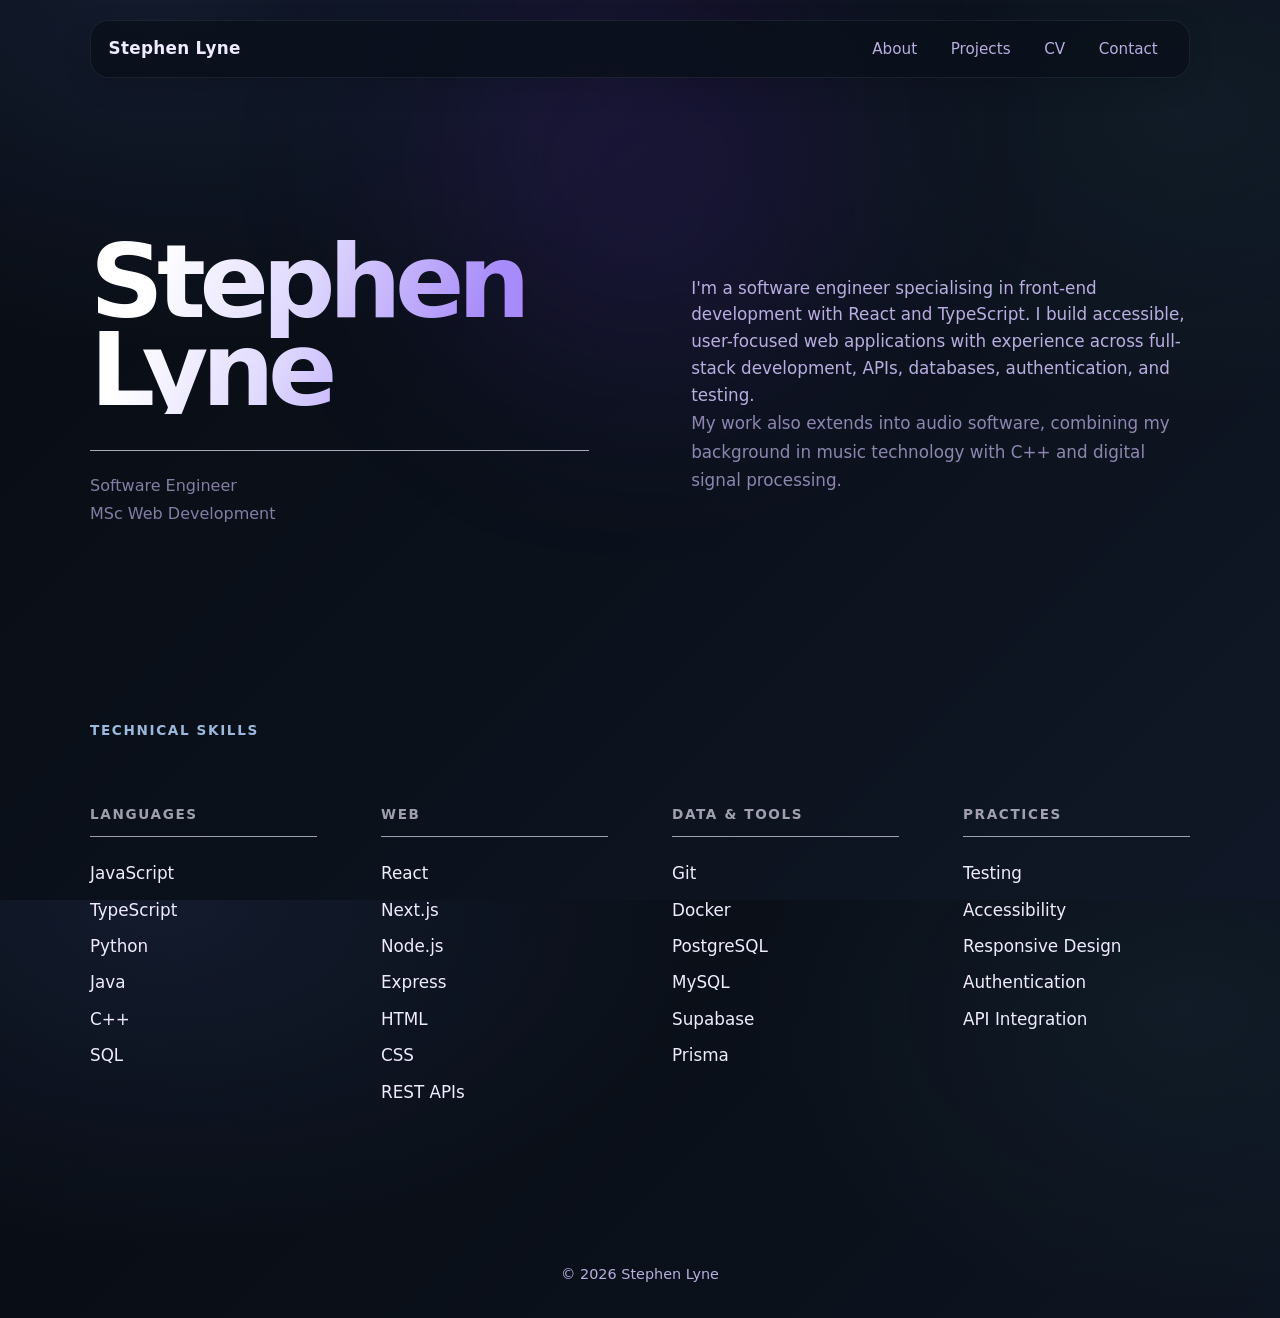
<file: index.html>
<!DOCTYPE html>
<html lang="en">

<head>
  <meta charset="UTF-8">
  <meta name="viewport" content="width=device-width, initial-scale=1.0">

  <title>Stephen Lyne | Software Engineer</title>

  <meta
    name="description"
    content="Portfolio of Stephen Lyne, a software engineer and MSc Web Development graduate specialising in React, TypeScript, full-stack web development, and C++ audio software."
  >

  <link rel="stylesheet" href="style.css?v=2">
  <script src="nav.js" defer></script>
</head>

<body>

  <!-- ==================================================
       HEADER
       ================================================== -->

  <header>

    <nav class="navbar" aria-label="Main navigation">

      <div class="nav-container">

        <a
          href="index.html"
          class="logo"
          aria-current="page"
        >
          Stephen Lyne
        </a>

        <button
          class="nav-toggle"
          type="button"
          aria-controls="nav-links"
          aria-expanded="false"
          aria-label="Toggle navigation menu"
        >
          &#9776;
        </button>

        <ul class="nav-links" id="nav-links">

          <li>
            <a href="about.html">
              About
            </a>
          </li>

          <li>
            <a href="projects.html">
              Projects
            </a>
          </li>

          <li>
            <a
              href="StephenLyneCV.pdf"
              target="_blank"
              rel="noopener noreferrer"
            >
              CV
            </a>
          </li>

          <li>
            <a href="contact.html">
              Contact
            </a>
          </li>

        </ul>

      </div>

    </nav>

  </header>


  <main>

    <!-- ==================================================
         HERO
         ================================================== -->

    <section
      class="hero hero--split"
      aria-labelledby="hero-title"
    >

      <!-- LEFT -->

      <div class="hero-intro">

        <h1 id="hero-title">
          Stephen<br>Lyne
        </h1>

        <div class="hero-identity">

          <p>
            Software Engineer
          </p>

          <p>
            MSc Web Development
          </p>

        </div>

      </div>


      <!-- RIGHT -->

      <div class="hero-details">

        <p class="hero-description">
          I'm a software engineer specialising in front-end development
          with React and TypeScript. I build accessible, user-focused web
          applications with experience across full-stack development,
          APIs, databases, authentication, and testing.
        </p>

        <p class="hero-description hero-description--secondary">
          My work also extends into audio software, combining my background
          in music technology with C++ and digital signal processing.
        </p>

      </div>

    </section>


    <!-- ==================================================
         TECHNOLOGIES
         ================================================== -->

    <section
      class="technologies"
      aria-labelledby="technologies-title"
    >

      <div class="technologies-inner">

        <div class="technologies-heading">

          <p class="eyebrow">
            Technical Skills
          </p>

        </div>


        <div class="technology-grid">

          <!-- LANGUAGES -->

          <div class="technology-group">

            <h3>
              Languages
            </h3>

            <ul>
              <li>JavaScript</li>
              <li>TypeScript</li>
              <li>Python</li>
              <li>Java</li>
              <li>C++</li>
              <li>SQL</li>
            </ul>

          </div>


          <!-- WEB -->

          <div class="technology-group">

            <h3>
              Web
            </h3>

            <ul>
              <li>React</li>
              <li>Next.js</li>
              <li>Node.js</li>
              <li>Express</li>
              <li>HTML</li>
              <li>CSS</li>
              <li>REST APIs</li>
            </ul>

          </div>


          <!-- DATA & TOOLS -->

          <div class="technology-group">

            <h3>
              Data &amp; Tools
            </h3>

            <ul>
              <li>Git</li>
              <li>Docker</li>
              <li>PostgreSQL</li>
              <li>MySQL</li>
              <li>Supabase</li>
              <li>Prisma</li>
            </ul>

          </div>


          <!-- PRACTICES -->

          <div class="technology-group">

            <h3>
              Practices
            </h3>

            <ul>
              <li>Testing</li>
              <li>Accessibility</li>
              <li>Responsive Design</li>
              <li>Authentication</li>
              <li>API Integration</li>
            </ul>

          </div>

        </div>

      </div>

    </section>

  </main>


  <!-- ==================================================
       FOOTER
       ================================================== -->

  <footer>

    <p>
      &copy; 2026 Stephen Lyne
    </p>

  </footer>

</body>

</html>
</file>
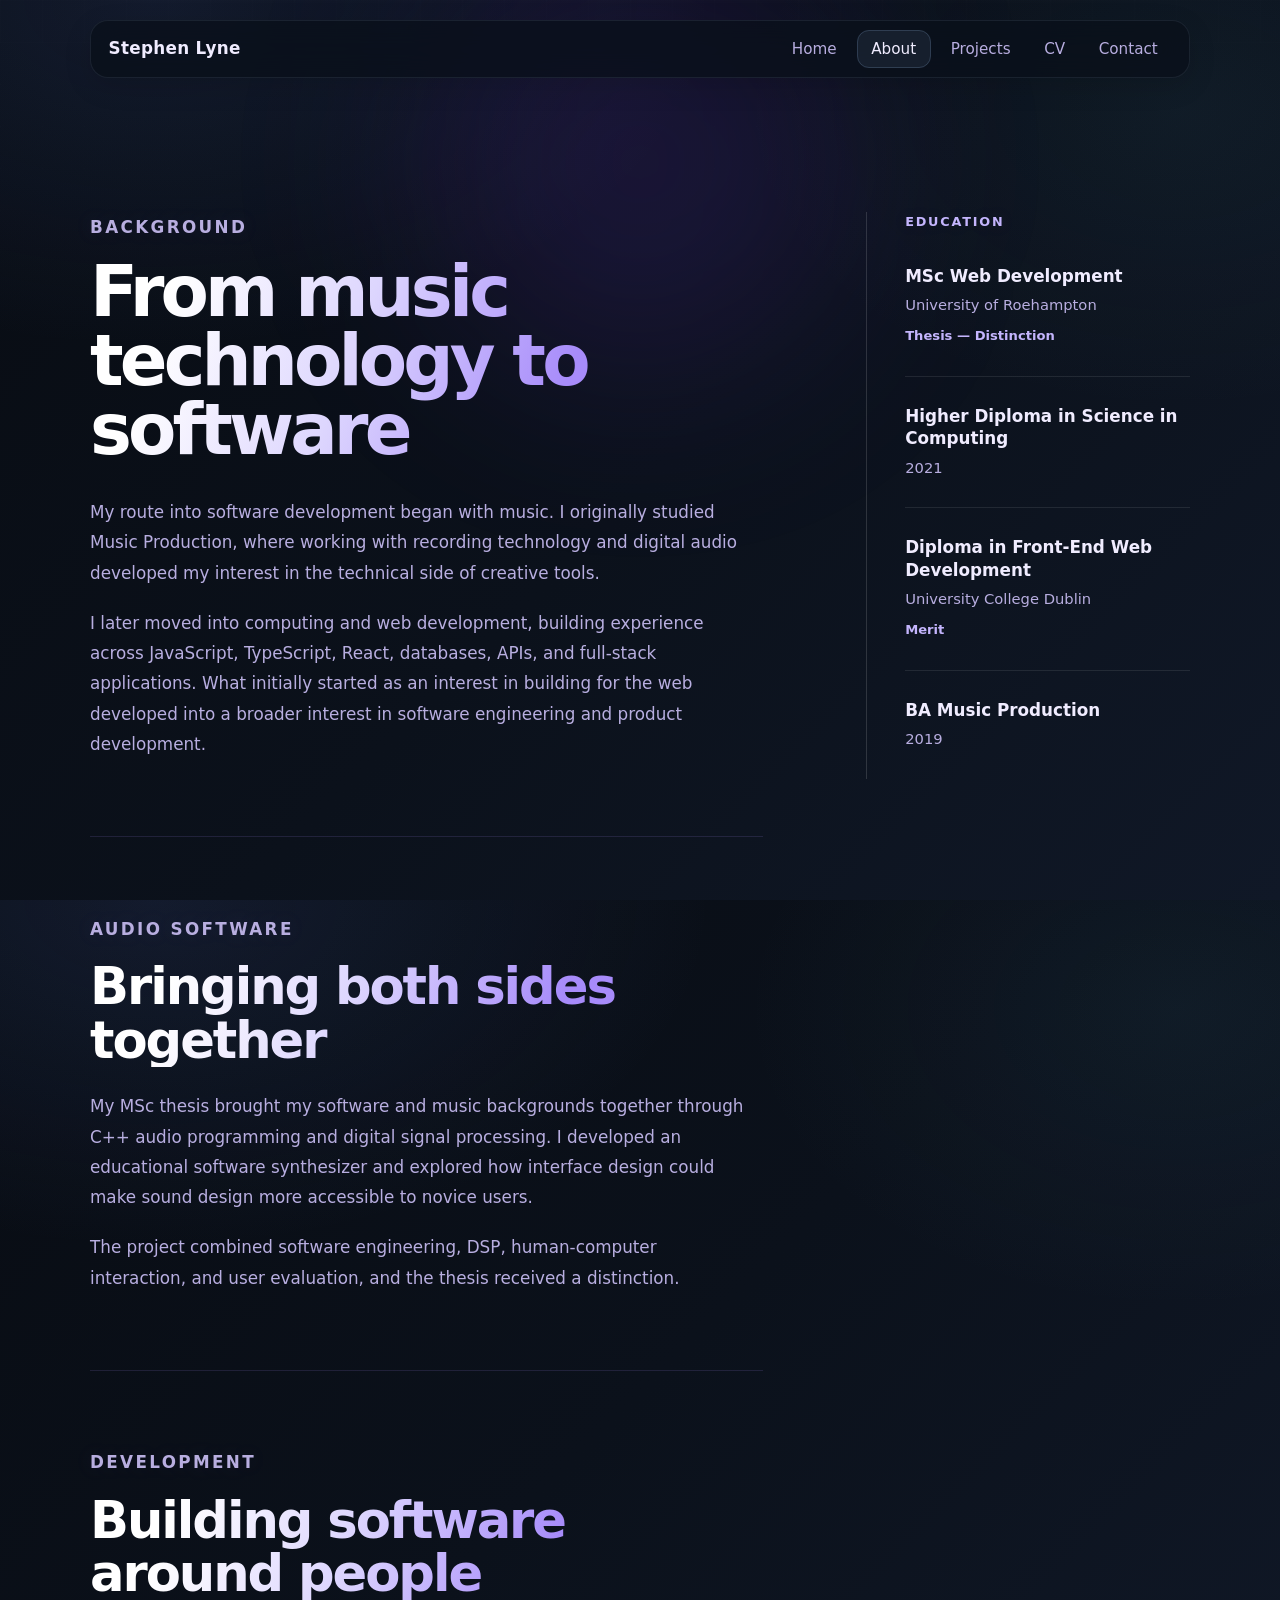
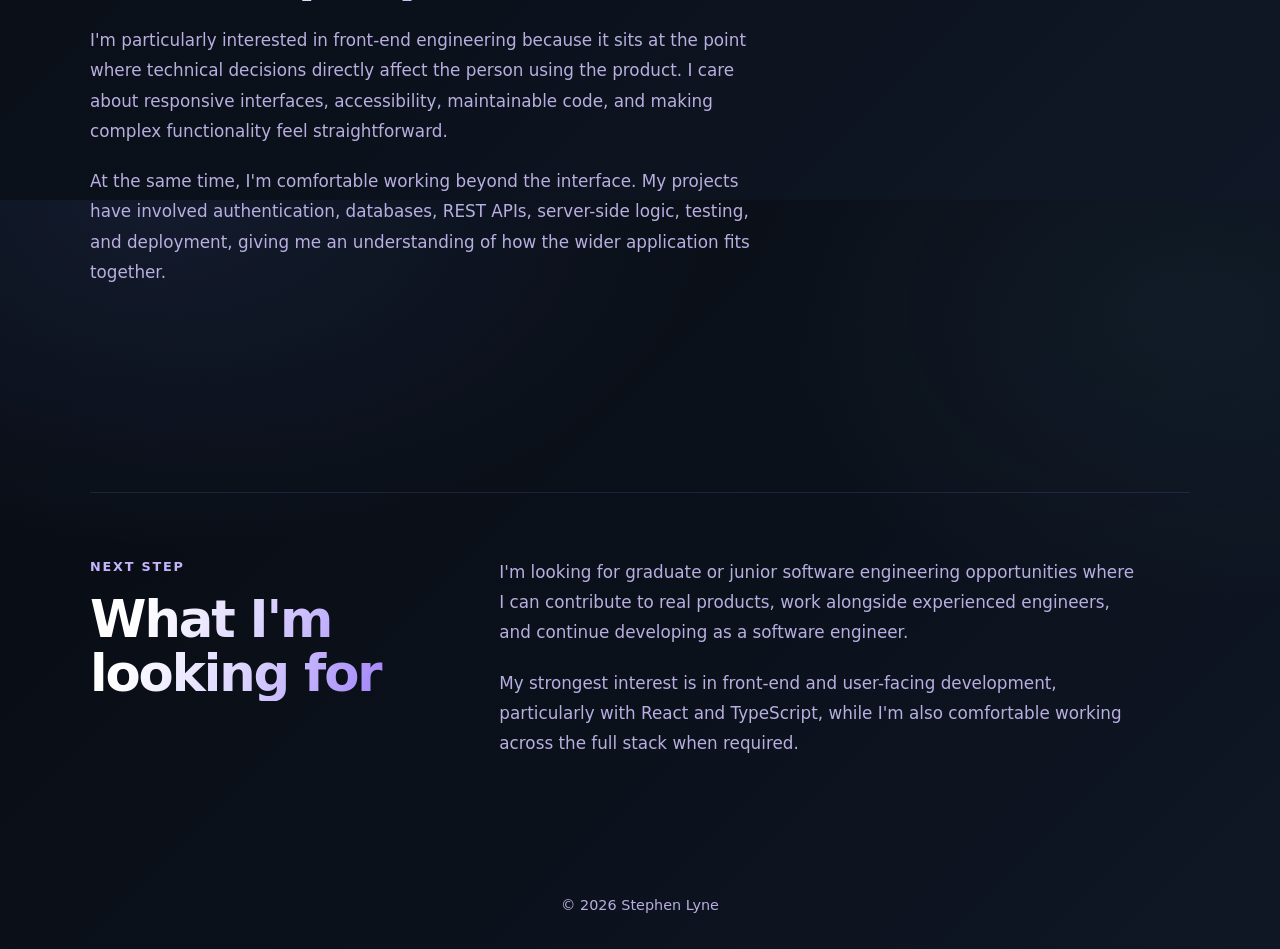
<file: about.html>
<!DOCTYPE html>
<html lang="en">

<head>
  <meta charset="UTF-8">
  <meta name="viewport" content="width=device-width, initial-scale=1.0">

  <title>About | Stephen Lyne</title>

  <meta
    name="description"
    content="About Stephen Lyne, a software engineer with an MSc in Web Development and a background in computing, front-end development, music production, and audio software."
  >

  <link rel="stylesheet" href="style.css">
  <script src="nav.js" defer></script>
</head>


<body>

  <!-- ==================================================
       HEADER
       ================================================== -->

  <header>

    <nav class="navbar" aria-label="Main navigation">

      <div class="nav-container">

        <a href="index.html" class="logo">
          Stephen Lyne
        </a>

        <button
          class="nav-toggle"
          type="button"
          aria-controls="nav-links"
          aria-expanded="false"
          aria-label="Toggle navigation menu"
        >
          &#9776;
        </button>

        <ul class="nav-links" id="nav-links">

          <li>
            <a href="index.html">
              Home
            </a>
          </li>

          <li>
            <a href="about.html" aria-current="page">
              About
            </a>
          </li>

          <li>
            <a href="projects.html">
              Projects
            </a>
          </li>

          <li>
            <a
              href="StephenLyneCV.pdf"
              target="_blank"
              rel="noopener noreferrer"
            >
              CV
            </a>
          </li>

          <li>
            <a href="contact.html">
              Contact
            </a>
          </li>

        </ul>

      </div>

    </nav>

  </header>


  <!-- ==================================================
       MAIN
       ================================================== -->

  <main>

    <div class="about-page">


      <!-- ==================================================
           BACKGROUND + EDUCATION
           ================================================== -->

      <div class="about-content">


        <!-- ==================================================
             STORY
             ================================================== -->

        <div class="about-story">


          <!-- BACKGROUND -->

          <section
            class="about-section about-section--first"
            aria-labelledby="background-title"
          >

            <p class="about-label">
              Background
            </p>

            <h1
              class="about-main-title"
              id="background-title"
            >
              From music<br>
              technology to<br>
              software
            </h1>

            <p>
              My route into software development began with music. I
              originally studied Music Production, where working with
              recording technology and digital audio developed my interest
              in the technical side of creative tools.
            </p>

            <p>
              I later moved into computing and web development, building
              experience across JavaScript, TypeScript, React, databases,
              APIs, and full-stack applications. What initially started as
              an interest in building for the web developed into a broader
              interest in software engineering and product development.
            </p>

          </section>


          <!-- AUDIO SOFTWARE -->

          <section
            class="about-section"
            aria-labelledby="audio-title"
          >

            <p class="about-label">
              Audio Software
            </p>

            <h2 id="audio-title">
              Bringing both sides together
            </h2>

            <p>
              My MSc thesis brought my software and music backgrounds
              together through C++ audio programming and digital signal
              processing. I developed an educational software synthesizer
              and explored how interface design could make sound design
              more accessible to novice users.
            </p>

            <p>
              The project combined software engineering, DSP,
              human-computer interaction, and user evaluation, and the
              thesis received a distinction.
            </p>

          </section>


          <!-- DEVELOPMENT -->

          <section
            class="about-section"
            aria-labelledby="development-title"
          >

            <p class="about-label">
              Development
            </p>

            <h2 id="development-title">
              Building software around people
            </h2>

            <p>
              I'm particularly interested in front-end engineering because
              it sits at the point where technical decisions directly
              affect the person using the product. I care about responsive
              interfaces, accessibility, maintainable code, and making
              complex functionality feel straightforward.
            </p>

            <p>
              At the same time, I'm comfortable working beyond the
              interface. My projects have involved authentication,
              databases, REST APIs, server-side logic, testing, and
              deployment, giving me an understanding of how the wider
              application fits together.
            </p>

          </section>

        </div>


        <!-- ==================================================
             EDUCATION
             ================================================== -->

        <aside
          class="about-education"
          aria-labelledby="education-title"
        >

          <h2 id="education-title">
            Education
          </h2>

          <ul class="education-list">


            <!-- MSC -->

            <li class="education-item">

              <h3>
                MSc Web Development
              </h3>

              <p>
                University of Roehampton
              </p>

              <span class="education-result">
                Thesis — Distinction
              </span>

            </li>


            <!-- HIGHER DIPLOMA -->

            <li class="education-item">

              <h3>
                Higher Diploma in Science in Computing
              </h3>

              <p>
                2021
              </p>

            </li>


            <!-- FRONT-END DIPLOMA -->

            <li class="education-item">

              <h3>
                Diploma in Front-End Web Development
              </h3>

              <p>
                University College Dublin
              </p>

              <span class="education-result">
                Merit
              </span>

            </li>


            <!-- MUSIC PRODUCTION -->

            <li class="education-item">

              <h3>
                BA Music Production
              </h3>

              <p>
                2019
              </p>

            </li>


          </ul>

        </aside>

      </div>


      <!-- ==================================================
           WHAT I'M LOOKING FOR
           ================================================== -->

      <section
        class="about-looking"
        aria-labelledby="looking-title"
      >

        <div>

          <p class="about-label">
            Next Step
          </p>

          <h2 id="looking-title">
            What I'm<br>
            looking for
          </h2>

        </div>


        <div class="about-looking__text">

          <p>
            I'm looking for graduate or junior software engineering
            opportunities where I can contribute to real products, work
            alongside experienced engineers, and continue developing as
            a software engineer.
          </p>

          <p>
            My strongest interest is in front-end and user-facing
            development, particularly with React and TypeScript, while
            I'm also comfortable working across the full stack when
            required.
          </p>

        </div>

      </section>

    </div>

  </main>


  <!-- ==================================================
       FOOTER
       ================================================== -->

  <footer>

    <p>
      &copy; 2026 Stephen Lyne
    </p>

  </footer>

</body>

</html>
</file>
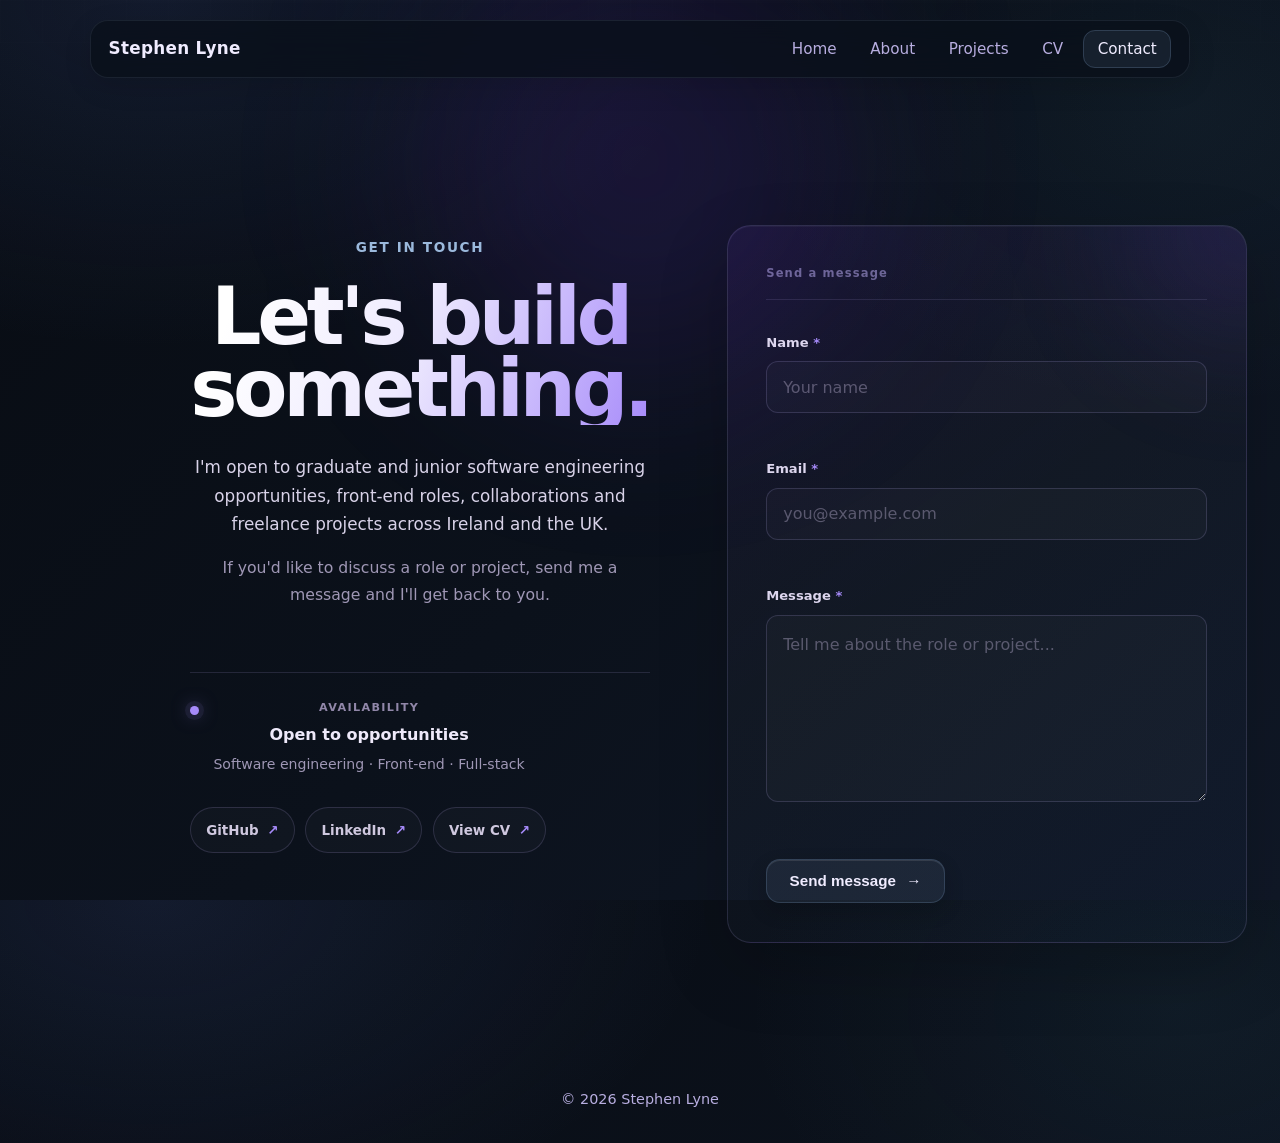
<file: contact.html>
<!DOCTYPE html>
<html lang="en">

<head>
  <meta charset="UTF-8">

  <meta
    name="viewport"
    content="width=device-width, initial-scale=1.0"
  >

  <title>Contact | Stephen Lyne</title>

  <meta
    name="description"
    content="Contact Stephen Lyne to discuss software engineering, front-end development, graduate roles, freelance projects, or collaborations."
  >

  <link rel="stylesheet" href="style.css">

  <script src="nav.js" defer></script>
  <script src="contact.js" defer></script>
</head>

<body>

  <!-- ==================================================
       NAVIGATION
       ================================================== -->

  <header>

    <nav class="navbar" aria-label="Main navigation">

      <div class="nav-container">

        <a href="index.html" class="logo">
          Stephen Lyne
        </a>

        <button
          class="nav-toggle"
          type="button"
          aria-controls="nav-links"
          aria-expanded="false"
          aria-label="Toggle navigation menu"
        >
          &#9776;
        </button>

        <ul class="nav-links" id="nav-links">

          <li>
            <a href="index.html">Home</a>
          </li>

          <li>
            <a href="about.html">About</a>
          </li>

          <li>
            <a href="projects.html">Projects</a>
          </li>

          <li>
            <a
              href="StephenLyneCV.pdf"
              target="_blank"
              rel="noopener noreferrer"
            >
              CV
            </a>
          </li>

          <li>
            <a
              href="contact.html"
              aria-current="page"
            >
              Contact
            </a>
          </li>

        </ul>

      </div>

    </nav>

  </header>


  <!-- ==================================================
       MAIN
       ================================================== -->

  <main>

    <section
      class="contact contact--refined"
      aria-labelledby="contact-title"
    >

      <div class="contact-layout">


        <!-- ==============================================
             INTRO
             ============================================== -->

        <div class="contact-content">

          <p class="section-label">
            Get in touch
          </p>

          <h1 id="contact-title">
            Let's build<br>
            something.
          </h1>

          <p class="contact-lead">
            I'm open to graduate and junior software engineering
            opportunities, front-end roles, collaborations and
            freelance projects across Ireland and the UK.
          </p>

          <p class="contact-supporting">
            If you'd like to discuss a role or project, send me a
            message and I'll get back to you.
          </p>


          <!-- AVAILABILITY -->

          <div
            class="contact-availability"
            aria-label="Availability"
          >

            <span
              class="contact-availability__dot"
              aria-hidden="true"
            ></span>

            <div>

              <span class="contact-availability__label">
                Availability
              </span>

              <strong>
                Open to opportunities
              </strong>

              <p>
                Software engineering · Front-end · Full-stack
              </p>

            </div>

          </div>


          <!-- LINKS -->

          <div
            class="contact-links"
            aria-label="Other ways to connect"
          >

            <a
              href="https://github.com/Stephenlyne62"
              target="_blank"
              rel="noopener noreferrer"
            >
              <span>GitHub</span>
              <span aria-hidden="true">↗</span>
            </a>

            <a
              href="https://www.linkedin.com/in/stephen-lyne-a07414193/"
              target="_blank"
              rel="noopener noreferrer"
            >
              <span>LinkedIn</span>
              <span aria-hidden="true">↗</span>
            </a>

            <a
              href="StephenLyneCV.pdf"
              target="_blank"
              rel="noopener noreferrer"
            >
              <span>View CV</span>
              <span aria-hidden="true">↗</span>
            </a>

          </div>

        </div>


        <!-- ==============================================
             CONTACT FORM
             ============================================== -->

        <div class="contact-form-panel">

          <div class="contact-form-heading">

            <span>
              Send a message
            </span>

          </div>


          <p
            id="form-status"
            class="contact-status"
            role="status"
            aria-live="polite"
          ></p>


          <form
            id="contact-form"
            class="contact-form"
            action="https://formspree.io/f/xvzgbayg"
            method="POST"
            novalidate
          >


            <!-- NAME -->

            <div class="field">

              <label for="name">
                Name
                <span aria-hidden="true">*</span>
              </label>

              <input
                id="name"
                name="name"
                type="text"
                autocomplete="name"
                placeholder="Your name"
                required
                aria-describedby="error-name"
              >

              <p
                class="field-error"
                id="error-name"
                aria-live="polite"
              ></p>

            </div>


            <!-- EMAIL -->

            <div class="field">

              <label for="email">
                Email
                <span aria-hidden="true">*</span>
              </label>

              <input
                id="email"
                name="email"
                type="email"
                autocomplete="email"
                placeholder="you@example.com"
                required
                aria-describedby="error-email"
              >

              <p
                class="field-error"
                id="error-email"
                aria-live="polite"
              ></p>

            </div>


            <!-- MESSAGE -->

            <div class="field">

              <label for="message">
                Message
                <span aria-hidden="true">*</span>
              </label>

              <textarea
                id="message"
                name="message"
                rows="6"
                placeholder="Tell me about the role or project..."
                required
                aria-describedby="error-message"
              ></textarea>

              <p
                class="field-error"
                id="error-message"
                aria-live="polite"
              ></p>

            </div>


            <!-- HONEYPOT -->

            <input
              type="text"
              name="_gotcha"
              class="sr-only"
              tabindex="-1"
              autocomplete="off"
              aria-hidden="true"
            >


            <!-- SUBMIT -->

            <button
              type="submit"
              class="btn contact-submit"
            >
              Send message
              <span aria-hidden="true">→</span>
            </button>

          </form>

        </div>

      </div>

    </section>

  </main>


  <!-- ==================================================
       FOOTER
       ================================================== -->

  <footer>
    <p>&copy; 2026 Stephen Lyne</p>
  </footer>

</body>
</html>
</file>
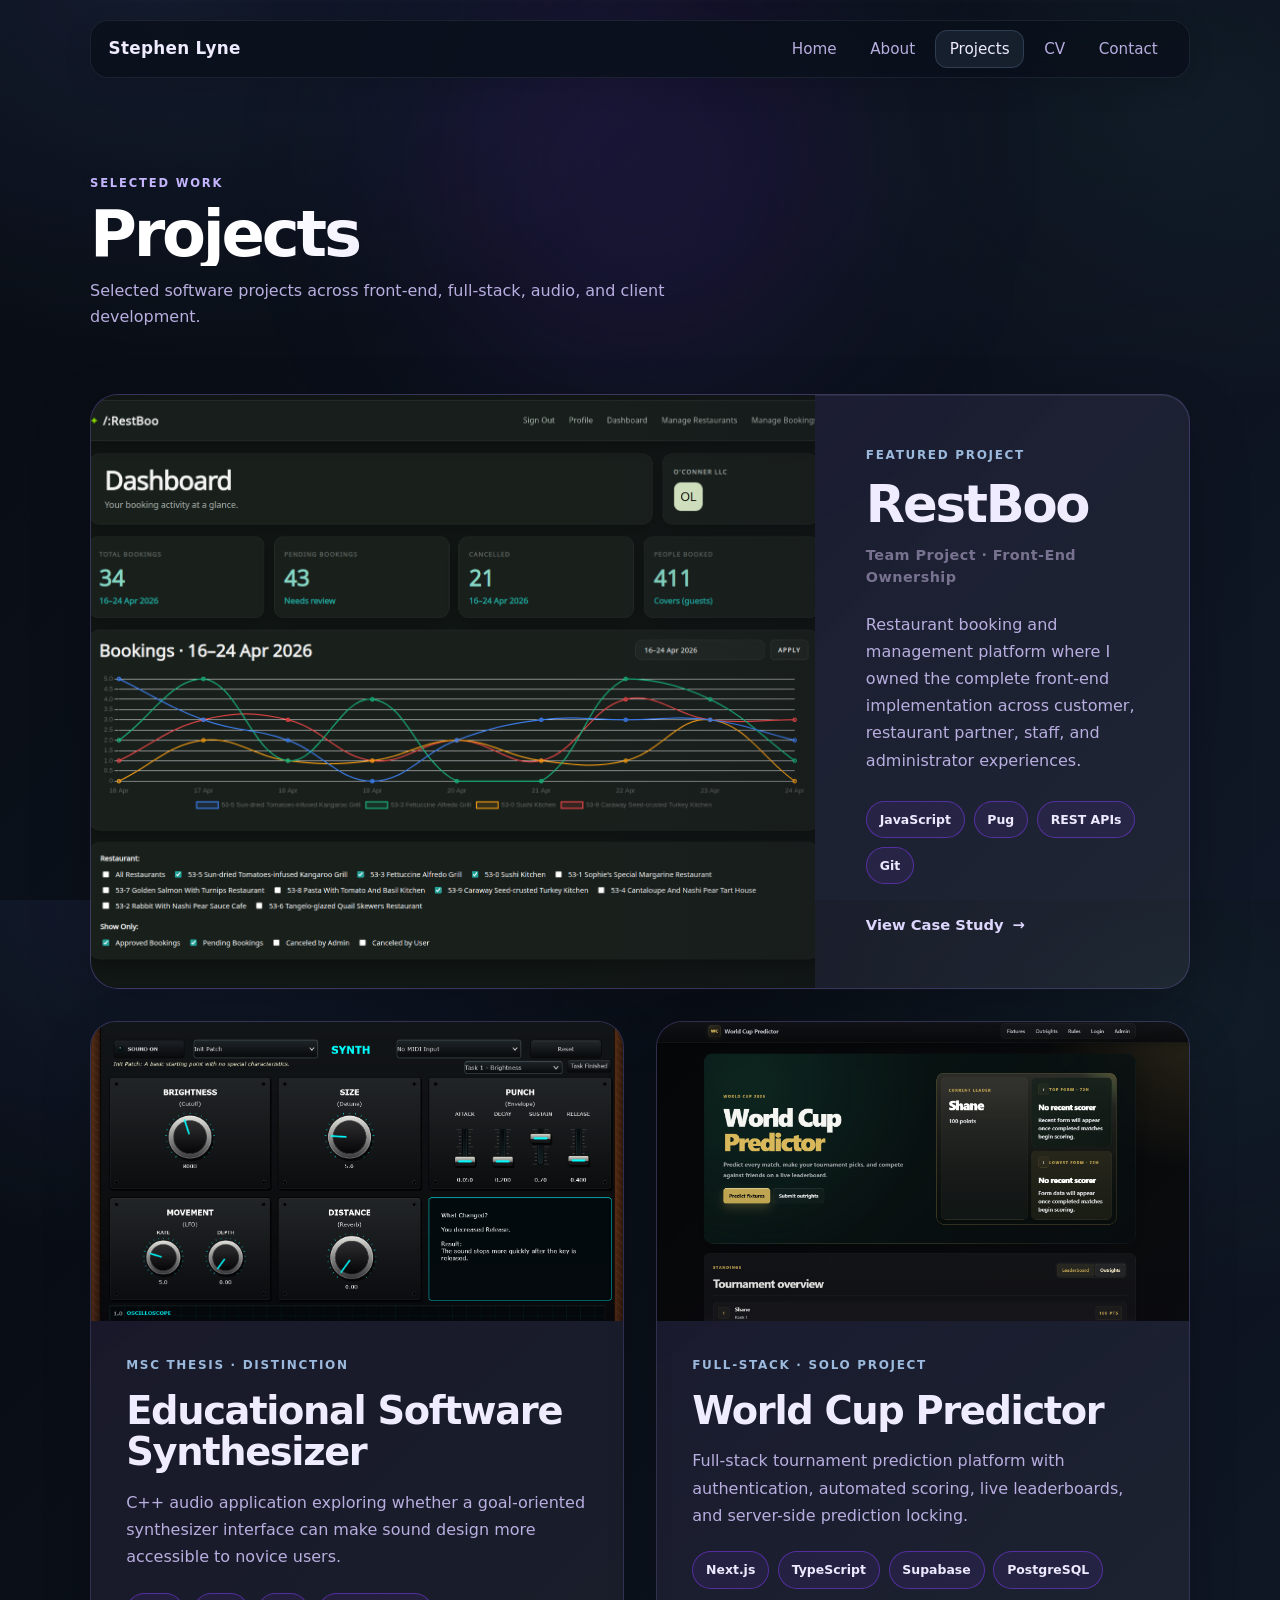
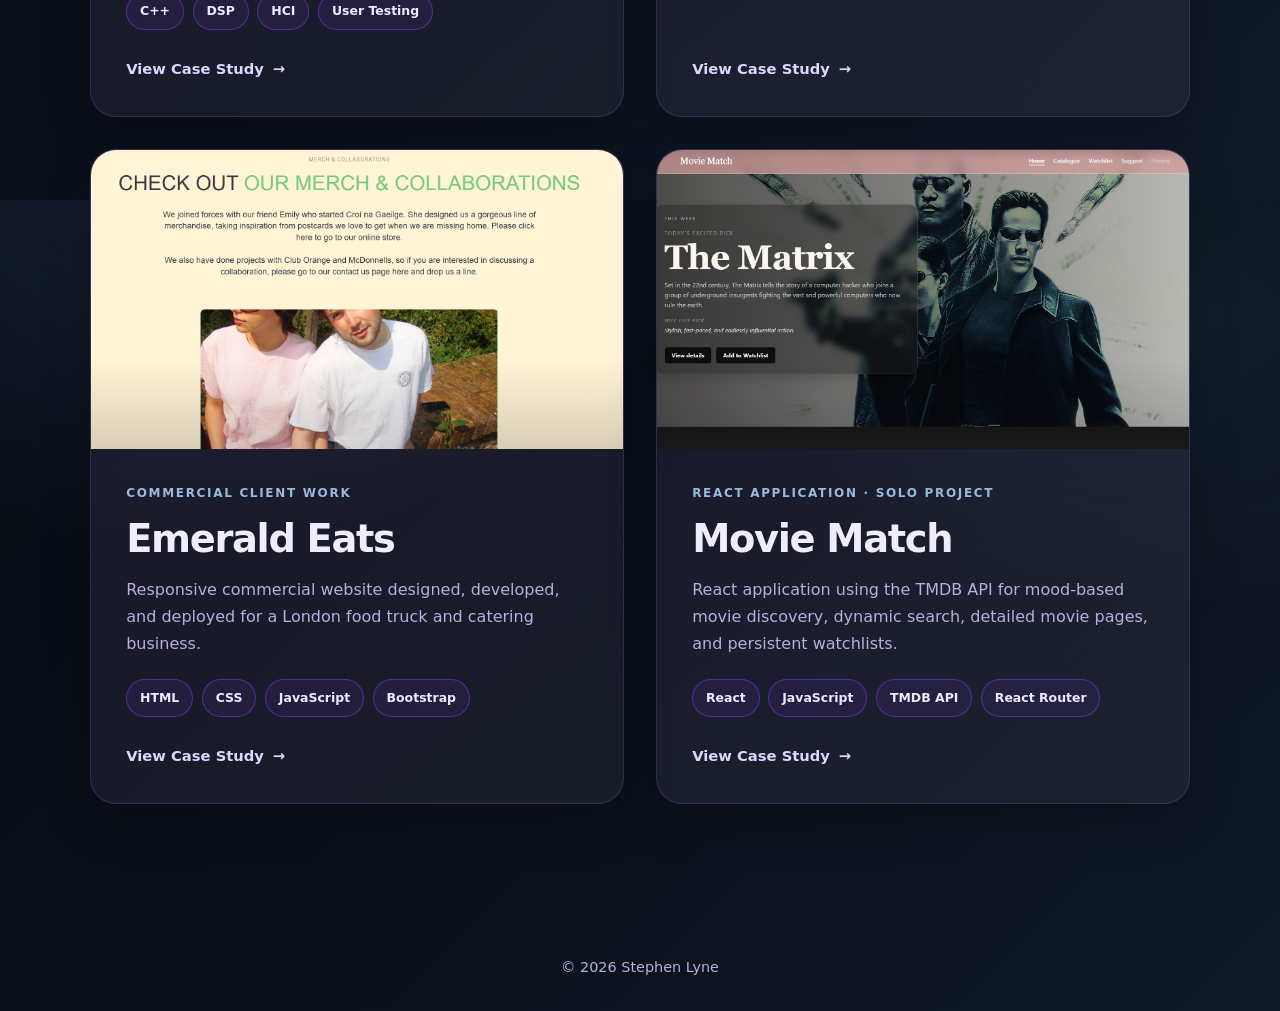
<file: projects.html>
<!DOCTYPE html>
<html lang="en">

<head>
  <meta charset="UTF-8">

  <meta
    name="viewport"
    content="width=device-width, initial-scale=1.0"
  >

  <title>Projects | Stephen Lyne</title>

  <meta
    name="description"
    content="Selected software engineering projects by Stephen Lyne across front-end development, full-stack applications, audio software, and commercial client work."
  >

  <link rel="stylesheet" href="style.css">
  <script src="nav.js" defer></script>
</head>

<body>

  <!-- ==================================================
       NAVIGATION
       ================================================== -->

  <header>

    <nav class="navbar" aria-label="Main navigation">

      <div class="nav-container">

        <a href="index.html" class="logo">
          Stephen Lyne
        </a>

        <button
          class="nav-toggle"
          type="button"
          aria-controls="nav-links"
          aria-expanded="false"
          aria-label="Toggle navigation menu"
        >
          &#9776;
        </button>

        <ul class="nav-links" id="nav-links">

          <li>
            <a href="index.html">Home</a>
          </li>

          <li>
            <a href="about.html">About</a>
          </li>

          <li>
            <a
              href="projects.html"
              aria-current="page"
            >
              Projects
            </a>
          </li>

          <li>
            <a
              href="StephenLyneCV.pdf"
              target="_blank"
              rel="noopener noreferrer"
            >
              CV
            </a>
          </li>

          <li>
            <a href="contact.html">Contact</a>
          </li>

        </ul>

      </div>

    </nav>

  </header>


  <!-- ==================================================
       MAIN
       ================================================== -->

  <main>

    <section
      class="projects-page projects-page--clean"
      aria-labelledby="projects-title"
    >

      <!-- ================================================
           PAGE INTRO
           ================================================ -->

      <div class="page-header projects-header">

        <p class="section-label">
          Selected Work
        </p>

        <h1 id="projects-title">
          Projects
        </h1>

        <p class="page-intro">
          Selected software projects across front-end, full-stack,
          audio, and client development.
        </p>

      </div>


      <!-- ================================================
           FEATURED PROJECT — RESTBOO
           ================================================ -->

      <article
        class="project-showcase project-showcase--featured"
        id="restboo"
      >

        <a
          href="projects/restboo.html"
          class="project-showcase-media"
          aria-label="View the RestBoo case study"
        >

          <img
            src="img/restboo-dashboard.png"
            alt="RestBoo restaurant analytics dashboard"
          >

        </a>


        <div class="project-showcase-content">

          <p class="project-label">
            Featured Project
          </p>

          <h2>
            <a href="projects/restboo.html">
              RestBoo
            </a>
          </h2>

          <p class="project-type">
            Team Project · Front-End Ownership
          </p>

          <p class="project-description">
            Restaurant booking and management platform where I owned
            the complete front-end implementation across customer,
            restaurant partner, staff, and administrator experiences.
          </p>

          <ul
            class="project-tags"
            aria-label="Technologies used for RestBoo"
          >
            <li>JavaScript</li>
            <li>Pug</li>
            <li>REST APIs</li>
            <li>Git</li>
          </ul>

          <a
            href="projects/restboo.html"
            class="project-case-link"
          >
            View Case Study
            <span aria-hidden="true">→</span>
          </a>

        </div>

      </article>


      <!-- ================================================
           PROJECT GRID
           ================================================ -->

      <div class="project-index-grid">


        <!-- ==============================================
             EDUCATIONAL SOFTWARE SYNTHESIZER
             ============================================== -->

        <article
          class="project-index-card"
          id="synth-thesis"
        >

          <a
            href="projects/synth-thesis.html"
            class="project-index-image"
            aria-label="View the Educational Software Synthesizer case study"
          >

            <img
              src="img/thesis-educational-interface.png"
              alt="Educational goal-oriented software synthesizer interface"
            >

          </a>


          <div class="project-index-content">

            <p class="project-label">
              MSc Thesis · Distinction
            </p>

            <h2>
              <a href="projects/synth-thesis.html">
                Educational Software Synthesizer
              </a>
            </h2>

            <p class="project-description">
              C++ audio application exploring whether a goal-oriented
              synthesizer interface can make sound design more accessible
              to novice users.
            </p>

            <ul
              class="project-tags"
              aria-label="Technologies used for the synthesizer project"
            >
              <li>C++</li>
              <li>DSP</li>
              <li>HCI</li>
              <li>User Testing</li>
            </ul>

            <a
              href="projects/synth-thesis.html"
              class="project-case-link"
            >
              View Case Study
              <span aria-hidden="true">→</span>
            </a>

          </div>

        </article>


        <!-- ==============================================
             WORLD CUP PREDICTOR
             ============================================== -->

        <article
          class="project-index-card"
          id="world-cup-predictor"
        >

          <a
            href="projects/world-cup-predictor.html"
            class="project-index-image"
            aria-label="View the World Cup Predictor case study"
          >

            <img
              src="img/WCHomee.png"
              alt="World Cup Predictor homepage"
            >

          </a>


          <div class="project-index-content">

            <p class="project-label">
              Full-Stack · Solo Project
            </p>

            <h2>
              <a href="projects/world-cup-predictor.html">
                World Cup Predictor
              </a>
            </h2>

            <p class="project-description">
              Full-stack tournament prediction platform with authentication,
              automated scoring, live leaderboards, and server-side
              prediction locking.
            </p>

            <ul
              class="project-tags"
              aria-label="Technologies used for World Cup Predictor"
            >
              <li>Next.js</li>
              <li>TypeScript</li>
              <li>Supabase</li>
              <li>PostgreSQL</li>
            </ul>

            <a
              href="projects/world-cup-predictor.html"
              class="project-case-link"
            >
              View Case Study
              <span aria-hidden="true">→</span>
            </a>

          </div>

        </article>


        <!-- ==============================================
             EMERALD EATS
             ============================================== -->

        <article
          class="project-index-card"
          id="emerald-eats"
        >

          <a
            href="projects/emerald-eats.html"
            class="project-index-image"
            aria-label="View the Emerald Eats case study"
          >

            <img
              src="img/emerald-eats-website.png"
              alt="Emerald Eats food truck and catering website"
            >

          </a>


          <div class="project-index-content">

            <p class="project-label">
              Commercial Client Work
            </p>

            <h2>
              <a href="projects/emerald-eats.html">
                Emerald Eats
              </a>
            </h2>

            <p class="project-description">
              Responsive commercial website designed, developed, and
              deployed for a London food truck and catering business.
            </p>

            <ul
              class="project-tags"
              aria-label="Technologies used for Emerald Eats"
            >
              <li>HTML</li>
              <li>CSS</li>
              <li>JavaScript</li>
              <li>Bootstrap</li>
            </ul>

            <a
              href="projects/emerald-eats.html"
              class="project-case-link"
            >
              View Case Study
              <span aria-hidden="true">→</span>
            </a>

          </div>

        </article>


        <!-- ==============================================
             MOVIE MATCH
             ============================================== -->

        <article
          class="project-index-card"
          id="movie-match"
        >

          <a
            href="projects/movie-match.html"
            class="project-index-image"
            aria-label="View the Movie Match case study"
          >

            <img
              src="img/movie-match-featured.png"
              alt="Movie Match featured movie recommendation"
            >

          </a>


          <div class="project-index-content">

            <p class="project-label">
              React Application · Solo Project
            </p>

            <h2>
              <a href="projects/movie-match.html">
                Movie Match
              </a>
            </h2>

            <p class="project-description">
              React application using the TMDB API for mood-based movie
              discovery, dynamic search, detailed movie pages, and
              persistent watchlists.
            </p>

            <ul
              class="project-tags"
              aria-label="Technologies used for Movie Match"
            >
              <li>React</li>
              <li>JavaScript</li>
              <li>TMDB API</li>
              <li>React Router</li>
            </ul>

            <a
              href="projects/movie-match.html"
              class="project-case-link"
            >
              View Case Study
              <span aria-hidden="true">→</span>
            </a>

          </div>

        </article>

      </div>

    </section>

  </main>


  <!-- ==================================================
       FOOTER
       ================================================== -->

  <footer>

    <p>
      &copy; 2026 Stephen Lyne
    </p>

  </footer>

</body>

</html>
</file>
<file: style.css>
/* ============================================================================
   STEPHEN LYNE PORTFOLIO — FULL REWRITTEN STYLESHEET

   This is a behavior-preserving rewrite of the complete original stylesheet.
   All shared styles, route-specific designs, responsive breakpoints, animation
   rules, lightbox rules, accessibility rules, and final cascade overrides are
   retained in their working order.

   Important: later blocks intentionally override earlier generic blocks for
   specific pages and case studies. Do not merge those blocks solely because
   selectors look similar; their order is part of the design.
   ============================================================================ */

/* =====================
   RESET & BASE
===================== */

* {
  margin: 0;
  padding: 0;
  box-sizing: border-box;
}

:root {
  /*Dark background — ensures white text passes WCAG AA (contrast ≥ 4.5:1)*/
  --bg: #0f0b1a;
  --surface: rgba(255, 255, 255, 0.06);
  --surface-raised: rgba(255, 255, 255, 0.09);
  /*Text — white on dark bg gives ~14:1 contrast ratio*/
  --text: #f0ecff;
  --text-secondary: #b8aee0;
  /*Purple accent system*/
  --accent-purple: #7c3aed;
  --accent-purple-soft: rgba(124, 58, 237, 0.22);
  --accent-purple-border: rgba(124, 58, 237, 0.45);
  --accent-purple-hover: rgba(124, 58, 237, 0.35);
  /*Error state*/
  --error: #f87171;
  /*Transition timing*/
  --transition: 0.2s ease;
}

html,
body {
  height: 100%;
}

body {
  font-family: system-ui, -apple-system, Segoe UI, Roboto, Arial, sans-serif;
  line-height: 1.6;
  color: var(--text);
  background: radial-gradient(900px 500px at 20% 10%, rgba(124, 58, 237, 0.28), transparent 60%),
    radial-gradient(700px 420px at 80% 20%, rgba(59, 130, 246, 0.12), transparent 55%),
    radial-gradient(800px 600px at 50% 90%, rgba(124, 58, 237, 0.14), transparent 60%),
    var(--bg);
  min-height: 100vh;
  overflow-x: hidden;
}

img {
  max-width: 100%;
  height: auto;
  display: block;
}

/* Keyboard focus — high-visibility ring */

a:focus-visible,
button:focus-visible,
input:focus-visible,
textarea:focus-visible {
  outline: 3px solid var(--accent-purple);
  outline-offset: 3px;
  border-radius: 8px;
}

/* Screen reader only utility */

.sr-only {
  position: absolute;
  width: 1px;
  height: 1px;
  overflow: hidden;
  clip: rect(0, 0, 0, 0);
  white-space: nowrap;
}

/* =====================
   LAYOUT WRAPPER
===================== */

header,
main,
footer {
  width: min(1100px, 92%);
  margin: 0 auto;
}

/* =====================
   NAVIGATION
===================== */

header {
  padding-top: 1.25rem;
}

.navbar {
  background: rgba(255, 255, 255, 0.07);
  border: 1px solid rgba(255, 255, 255, 0.10);
  border-radius: 18px;
  backdrop-filter: blur(14px);
  -webkit-backdrop-filter: blur(14px);
}

.nav-container {
  padding: 0.9rem 1.1rem;
  display: flex;
  justify-content: space-between;
  align-items: center;
  gap: 1rem;
}

.logo {
  color: var(--text);
  text-decoration: none;
  font-weight: 700;
  font-size: 1.05rem;
  letter-spacing: 0.3px;
  transition: color var(--transition);
}

.logo:hover {
  color: #c4b5fd;
}

.nav-links {
  list-style: none;
  display: flex;
  gap: 0.4rem;
}

.nav-links a {
  /*--text-secondary gives sufficient contrast (~6:1) on dark bg*/
  color: var(--text-secondary);
  text-decoration: none;
  font-size: 0.95rem;
  padding: 0.55rem 0.85rem;
  border-radius: 12px;
  transition: background var(--transition), color var(--transition);
}

.nav-links a:hover,
.nav-links a:focus-visible {
  background: rgba(255, 255, 255, 0.08);
  color: var(--text);
}

.nav-links a[aria-current="page"] {
  background: var(--accent-purple-soft);
  border: 1px solid var(--accent-purple-border);
  color: var(--text);
}

/* Hamburger (mobile) */

.nav-toggle {
  display: none;
  background: none;
  border: 1px solid var(--accent-purple-border);
  border-radius: 10px;
  padding: 0.45rem 0.7rem;
  color: var(--text);
  cursor: pointer;
  font-size: 1.2rem;
  line-height: 1;
  transition: background var(--transition);
}

.nav-toggle:hover {
  background: var(--accent-purple-soft);
}

/* =====================
   MAIN / HERO
===================== */

main {
  min-height: calc(100vh - 140px);
  padding: 2rem 0;
}

.hero {
  max-width: 900px;
  margin: 0 auto;
  padding: clamp(2.5rem, 8vw, 5rem) 0;
  text-align: center;
  /*Entrance animation*/
  animation: fadeUp 0.55s ease both;
}

.hero h1 {
  font-size: clamp(2.2rem, 4.5vw, 3.4rem);
  margin-bottom: 0.75rem;
  letter-spacing: -0.5px;
}

.hero p {
  max-width: 55ch;
  margin: 0 auto;
  color: var(--text-secondary);
  font-size: 1.05rem;
}

.hero-buttons {
  display: flex;
  justify-content: center;
  gap: 0.9rem;
  margin-top: 2rem;
  flex-wrap: wrap;
}

/* =====================
   BUTTONS
===================== */

.btn {
  display: inline-block;
  padding: 0.8rem 1.4rem;
  border-radius: 14px;
  font-weight: 700;
  font-size: 0.95rem;
  text-decoration: none;
  color: var(--text);
  background: var(--accent-purple-soft);
  border: 1px solid var(--accent-purple-border);
  cursor: pointer;
  transition: background var(--transition), transform var(--transition), box-shadow var(--transition);
}

.btn:hover,
.btn:focus-visible {
  background: var(--accent-purple-hover);
  transform: translateY(-2px);
  box-shadow: 0 6px 20px rgba(124, 58, 237, 0.30);
}

.btn:active {
  transform: translateY(0);
}

/* =====================
   ABOUT PAGE
===================== */

.about--center {
  max-width: 900px;
  margin: 0 auto;
  text-align: center;
  animation: fadeUp 0.55s ease both;
}

.about-intro {
  max-width: 62ch;
  margin: 0.5rem auto 1.5rem;
  color: var(--text-secondary);
}

.about-controls {
  display: flex;
  justify-content: center;
  gap: 0.75rem;
  flex-wrap: wrap;
  margin-bottom: 1.25rem;
}

.about-tab {
  padding: 0.6rem 1.1rem;
  border-radius: 999px;
  border: 1px solid var(--accent-purple-border);
  background: rgba(255, 255, 255, 0.05);
  color: var(--text-secondary);
  font-weight: 700;
  font-size: 0.9rem;
  cursor: pointer;
  transition: background var(--transition), color var(--transition), border-color var(--transition);
}

.about-tab:hover {
  background: rgba(255, 255, 255, 0.09);
  color: var(--text);
}

.about-tab.is-active,
.about-tab[aria-selected="true"] {
  background: var(--accent-purple-soft);
  border-color: var(--accent-purple);
  color: var(--text);
}

.about-panels {
  max-width: 70ch;
  margin: 0 auto;
}

.about-panel {
  color: var(--text-secondary);
  animation: fadeIn 0.3s ease both;
}

.about-image {
  margin-top: 2.25rem;
  display: flex;
  justify-content: center;
}

.about-image img {
  max-width: 240px;
  border-radius: 50%;
  border: 3px solid var(--accent-purple-border);
  transition: transform 0.3s ease, box-shadow 0.3s ease;
}

.about-image img:hover {
  transform: scale(1.03);
  box-shadow: 0 0 30px rgba(124, 58, 237, 0.35);
}

/* =====================
   PROJECTS
===================== */

.projects {
  max-width: 1000px;
  margin: 0 auto;
  text-align: center;
  animation: fadeUp 0.55s ease both;
}

.projects-intro {
  color: var(--text-secondary);
  margin: 0.5rem auto 0;
  max-width: 60ch;
}

.project-links {
  margin-top: 1.25rem;
}

.project-card {
  margin-top: 1.75rem;
  padding: 1.5rem;
  border-radius: 18px;
  background: var(--surface-raised);
  border: 1px solid rgba(255, 255, 255, 0.08);
  text-align: left;
  transition: transform 0.25s ease, box-shadow 0.25s ease;
}

.project-card:hover {
  transform: translateY(-3px);
  box-shadow: 0 10px 32px rgba(124, 58, 237, 0.18);
}

.project-title {
  font-size: 1.3rem;
  margin-bottom: 0.4rem;
}

.project-role {
  color: var(--text-secondary);
  font-size: 0.9rem;
  margin-bottom: 0.75rem;
}

.project-image {
  margin-bottom: 1rem;
  border-radius: 14px;
  overflow: hidden;
}

.project-desc {
  color: var(--text-secondary);
  margin-bottom: 0.75rem;
}

.project-meta {
  list-style: none;
  display: flex;
  flex-wrap: wrap;
  gap: 0.5rem 0.9rem;
  padding: 0;
  margin: 0.75rem 0 1rem;
}

.project-meta li {
  position: relative;
  padding-left: 1rem;
  color: var(--text-secondary);
  font-weight: 600;
  font-size: 0.9rem;
}

.project-meta li::before {
  content: "•";
  position: absolute;
  left: 0;
  top: 0;
  color: var(--accent-purple);
}

/* =====================
   CONTACT
===================== */

.contact {
  max-width: 900px;
  margin: 0 auto;
  text-align: center;
  animation: fadeUp 0.55s ease both;
}

.contact-intro {
  color: var(--text-secondary);
  margin: 0.5rem auto 0;
  max-width: 58ch;
}

.contact-form {
  max-width: 680px;
  margin: 1.25rem auto;
  padding: 1.5rem;
  border-radius: 18px;
  background: var(--surface-raised);
  border: 1px solid rgba(255, 255, 255, 0.08);
  text-align: left;
}

.field {
  margin-bottom: 1.1rem;
}

label {
  display: block;
  font-weight: 700;
  margin-bottom: 0.35rem;
  color: var(--text);
  font-size: 0.95rem;
}

input,
textarea {
  width: 100%;
  padding: 0.75rem 0.9rem;
  border-radius: 12px;
  border: 1px solid rgba(255, 255, 255, 0.15);
  background: rgba(255, 255, 255, 0.05);
  color: var(--text);
  font-size: 1rem;
  font-family: inherit;
  transition: border-color var(--transition), background var(--transition);
}

input:focus,
textarea:focus {
  border-color: var(--accent-purple);
  background: rgba(255, 255, 255, 0.08);
  outline: none;
}

input[aria-invalid="true"],
textarea[aria-invalid="true"] {
  border-color: var(--error);
}

textarea {
  resize: vertical;
}

.field-error {
  color: var(--error);
  font-size: 0.85rem;
  margin-top: 0.3rem;
  min-height: 1.2em;
}

.contact-status {
  margin: 1rem auto;
  font-weight: 600;
}

.contact-alt {
  color: var(--text-secondary);
  margin-top: 1rem;
}

.contact-link {
  color: #c4b5fd;
  text-decoration: underline;
  text-underline-offset: 3px;
  transition: color var(--transition);
}

.contact-link:hover {
  color: var(--text);
}

/* =====================
   MAP (External Service)
===================== */

.contact-map {
  max-width: 680px;
  margin: 1.5rem auto 0;
  padding: 1.5rem;
  border-radius: 18px;
  background: var(--surface-raised);
  border: 1px solid rgba(255, 255, 255, 0.08);
  text-align: left;
}

.contact-map-title {
  font-size: 1.1rem;
  margin-bottom: 0.35rem;
}

.contact-map-text {
  color: var(--text-secondary);
  margin-bottom: 0.85rem;
}

.contact-map-frame {
  width: 100%;
  height: 300px;
  border: 0;
  border-radius: 14px;
}

/* =====================
   FOOTER
===================== */

footer {
  padding: 1.5rem 0 2rem;
  color: var(--text-secondary);
  text-align: center;
  font-size: 0.9rem;
}

/* =====================
   ANIMATIONS
===================== */

@keyframes fadeUp {
  from {
    opacity: 0;
    transform: translateY(18px);
  }

  to {
    opacity: 1;
    transform: translateY(0);
  }
}

@keyframes fadeIn {
  from {
    opacity: 0;
  }

  to {
    opacity: 1;
  }
}

/* Stagger project cards */

.project-card:nth-child(1) {
  animation: fadeUp 0.5s 0.05s ease both;
}

.project-card:nth-child(2) {
  animation: fadeUp 0.5s 0.15s ease both;
}

.project-card:nth-child(3) {
  animation: fadeUp 0.5s 0.25s ease both;
}

/* =====================
   RESPONSIVE — TABLET (≤ 768px)
===================== */

@media (max-width: 768px) {
  /* Nav: show hamburger, hide links by default */

  .nav-toggle {
    display: block;
  }

  .nav-links {
    display: none;
    flex-direction: column;
    gap: 0.25rem;
    width: 100%;
    padding: 0.5rem 0 0.75rem;
  }

  .nav-links.is-open {
    display: flex;
  }

  .nav-links a {
    padding: 0.65rem 0.85rem;
    border-radius: 10px;
  }

  .nav-container {
    flex-wrap: wrap;
  }

  /* Hero */

  .hero {
    padding: 2.5rem 0;
  }

  /* Project cards: full width */

  .project-card {
    padding: 1.25rem;
  }

  /* Contact form */

  .contact-form,
  .contact-map {
    padding: 1.25rem;
  }
}

/* =====================
   RESPONSIVE — MOBILE (≤ 480px)
===================== */

@media (max-width: 480px) {
  header,
  main,
  footer {
    width: 94%;
  }

  .hero h1 {
    font-size: 2rem;
  }

  .hero-buttons {
    flex-direction: column;
    align-items: center;
  }

  .hero-buttons .btn {
    width: 100%;
    max-width: 260px;
    text-align: center;
  }

  .about-controls {
    gap: 0.5rem;
  }

  .about-tab {
    padding: 0.5rem 0.85rem;
    font-size: 0.85rem;
  }

  .about-image img {
    max-width: 180px;
  }

  .contact-map-frame {
    height: 220px;
  }

  .project-meta {
    gap: 0.4rem 0.75rem;
  }
}

.about--center {
  max-width: 980px;
  margin: 0 auto;
  text-align: center;
  animation: fadeUp 0.55s ease both;
}

.about h1 {
  font-size: clamp(2.4rem, 5vw, 4rem);
  margin-bottom: 0.75rem;
  letter-spacing: -1px;
}

.about-intro {
  max-width: 65ch;
  margin: 0 auto 2rem;
  color: var(--text-secondary);
  font-size: 1.05rem;
}

.about-grid {
  margin-top: 2rem;
  padding: 1.5rem;
  border-radius: 24px;
  background: rgba(255, 255, 255, 0.06);
  border: 1px solid rgba(255, 255, 255, 0.12);
  backdrop-filter: blur(14px);
  -webkit-backdrop-filter: blur(14px);
  text-align: left;
}

.about-block {
  display: grid;
  grid-template-columns: 80px 1fr;
  gap: 1.25rem;
  padding: 1.5rem 0;
  border-bottom: 1px solid rgba(255, 255, 255, 0.09);
}

.about-block:last-child {
  border-bottom: none;
}

.about-icon {
  width: 64px;
  height: 64px;
  border-radius: 18px;
  display: flex;
  align-items: center;
  justify-content: center;
  background: var(--accent-purple-soft);
  border: 1px solid var(--accent-purple-border);
  color: var(--text);
  font-size: 1.5rem;
  font-weight: 800;
}

.about-block h2 {
  font-size: 1.35rem;
  margin-bottom: 0.35rem;
}

.about-block p {
  color: var(--text-secondary);
  line-height: 1.65;
}

.skill-tags {
  list-style: none;
  display: flex;
  flex-wrap: wrap;
  gap: 0.65rem;
  margin-top: 1rem;
  padding: 0;
}

.skill-tags li {
  padding: 0.45rem 0.85rem;
  border-radius: 999px;
  background: rgba(124, 58, 237, 0.12);
  border: 1px solid var(--accent-purple-border);
  color: var(--text);
  font-size: 0.9rem;
  font-weight: 600;
}

.about-image {
  margin-top: 1.5rem;
  display: flex;
  justify-content: center;
}

.about-image img {
  width: 260px;
  aspect-ratio: 1 / 1;
  object-fit: cover;
  object-position: center 28%;
  border-radius: 28px;
  border: 3px solid var(--accent-purple-border);
  box-shadow: 0 18px 45px rgba(0, 0, 0, 0.35);
  transition: transform 0.3s ease, box-shadow 0.3s ease;
}

.about-image img:hover {
  transform: translateY(-4px) scale(1.02);
  box-shadow: 0 24px 60px rgba(124, 58, 237, 0.28);
}

@media (max-width: 700px) {
  .about-grid {
    padding: 1rem;
  }

  .about-block {
    grid-template-columns: 1fr;
    text-align: center;
  }

  .about-icon {
    margin: 0 auto;
  }

  .skill-tags {
    justify-content: center;
  }

  .about-image img {
    width: 210px;
  }
}

/* =====================
   HOME PAGE ADDITIONS
===================== */

.eyebrow {
  color: #c4b5fd;
  font-size: 0.85rem;
  font-weight: 800;
  letter-spacing: 0.12em;
  text-transform: uppercase;
  margin-bottom: 0.75rem;
}

.hero-tags {
  list-style: none;
  display: flex;
  justify-content: center;
  flex-wrap: wrap;
  gap: 0.65rem;
  margin: 1.5rem auto 0;
  padding: 0;
}

.hero-tags li,
.mini-project-card .project-meta li,
.featured-project .project-meta li {
  padding: 0.45rem 0.8rem;
  border-radius: 999px;
  background: rgba(124, 58, 237, 0.12);
  border: 1px solid var(--accent-purple-border);
  color: var(--text);
  font-size: 0.85rem;
  font-weight: 700;
}

.featured-project {
  max-width: 900px;
  margin: 0 auto 2rem;
  padding: clamp(1.5rem, 4vw, 2.25rem);
  border-radius: 24px;
  background: var(--surface-raised);
  border: 1px solid rgba(255, 255, 255, 0.1);
  text-align: left;
  animation: fadeUp 0.55s 0.1s ease both;
}

.featured-project h2 {
  font-size: clamp(2rem, 4vw, 3rem);
  margin-bottom: 0.25rem;
  letter-spacing: -0.5px;
}

.featured-subtitle {
  color: #c4b5fd;
  font-weight: 800;
  margin-bottom: 1rem;
}

.featured-project p {
  color: var(--text-secondary);
  max-width: 72ch;
}

.featured-project .project-meta {
  margin-top: 1.25rem;
}

.home-projects {
  max-width: 1000px;
  margin: 0 auto;
  text-align: center;
  animation: fadeUp 0.55s 0.2s ease both;
}

.home-projects h2 {
  font-size: clamp(1.8rem, 3vw, 2.4rem);
  margin-bottom: 1.25rem;
}

.home-project-grid {
  display: grid;
  grid-template-columns: repeat(3, 1fr);
  gap: 1.25rem;
}

.mini-project-card {
  padding: 1.35rem;
  border-radius: 20px;
  background: var(--surface-raised);
  border: 1px solid rgba(255, 255, 255, 0.08);
  text-align: left;
  transition: transform var(--transition), box-shadow var(--transition);
}

.mini-project-card:hover {
  transform: translateY(-3px);
  box-shadow: 0 10px 32px rgba(124, 58, 237, 0.18);
}

.mini-project-card h3 {
  font-size: 1.15rem;
  margin-bottom: 0.5rem;
}

.mini-project-card p {
  color: var(--text-secondary);
  font-size: 0.95rem;
  margin-bottom: 1rem;
}

.mini-project-card .project-meta {
  gap: 0.45rem;
}

@media (max-width: 850px) {
  .home-project-grid {
    grid-template-columns: 1fr;
  }

  .featured-project {
    text-align: center;
  }

  .featured-project .project-meta {
    justify-content: center;
  }
}

.projects-page {
  max-width: 1100px;
  margin: 0 auto;
}

.page-header {
  text-align: center;
  margin-bottom: 3rem;
}

.project-card {
  overflow: hidden;
  border-radius: 24px;
  background: var(--surface-raised);
  border: 1px solid rgba(255, 255, 255, 0.1);
}

.project-card--featured {
  margin-bottom: 2rem;
}

.projects-grid {
  display: grid;
  grid-template-columns: 1fr;
  gap: 2rem;
}

/* Featured project image */

.project-image {
  width: 100%;
  overflow: hidden;
  border-radius: 18px;
  margin-top: 1.5rem;
}

.project-image img {
  width: 100%;
  display: block;
  border-radius: 18px;
}

/* Project card images */

.project-card img {
  width: 100%;
  height: 220px;
  object-fit: cover;
  object-position: top;
  display: block;
}

.project-card-content {
  padding: clamp(1.25rem, 3vw, 2rem);
}

.project-card-content h2,
.project-card-content h3 {
  margin-bottom: 0.75rem;
}

.project-card-content h2 {
  font-size: clamp(1.8rem, 3vw, 2.8rem);
}

.project-card-content h3 {
  font-size: 1.75rem;
}

.project-label,
.section-label {
  color: #c4b5fd;
  font-weight: 800;
  letter-spacing: 0.12em;
  text-transform: uppercase;
  font-size: 0.85rem;
}

.project-highlights {
  margin: 1rem 0;
  padding-left: 1.25rem;
  color: var(--text-secondary);
}

.project-tags {
  display: flex;
  flex-wrap: wrap;
  gap: 0.6rem;
  margin: 1.25rem 0;
}

.project-tags span {
  padding: 0.45rem 0.85rem;
  border-radius: 999px;
  background: rgba(124, 58, 237, 0.12);
  border: 1px solid var(--accent-purple-border);
  font-size: 0.9rem;
  font-weight: 700;
}

.project-links {
  display: flex;
  flex-wrap: wrap;
  gap: 0.8rem;
  margin-top: 1rem;
}

@media (min-width: 900px) {
  .projects-grid {
    grid-template-columns: repeat(2, 1fr);
  }

  .project-card--featured {
    display: grid;
    grid-template-columns: 1.1fr 0.9fr;
    gap: 2rem;
    align-items: center;
  }

  .project-card--featured .project-card-content {
    order: -1;
  }

  .project-card--featured .project-image {
    margin-top: 0;
  }
}

h1 {
  font-size: clamp(2.5rem, 6vw, 5rem);
}

.card h2,
.info-card h2,
.project-card h2 {
  font-size: clamp(1.5rem, 3vw, 2.2rem);
}

.hero h1 {
  font-size: clamp(3.5rem, 8vw, 6rem);
}

/* ==================================================
   PROJECTS PAGE REFINEMENTS
   Paste at the bottom of style.css
   ================================================== */

.project-card--featured {
  display: grid;
  grid-template-columns: minmax(0, 1fr) minmax(420px, 0.95fr);
  gap: clamp(2rem, 5vw, 5rem);
  align-items: center;
  overflow: hidden;
}

.project-card--featured .project-card-content {
  min-width: 0;
}

.project-image--featured {
  width: 100%;
  align-self: stretch;
  display: flex;
  align-items: center;
  justify-content: center;
}

.project-image--featured img {
  width: 115%;
  max-width: none;
  height: auto;
  display: block;
  border-radius: 1rem;
  object-fit: contain;
  box-shadow: 0 24px 50px rgba(0, 0, 0, 0.28);
  transform: translateX(2%);
}

/* Consistent image area for all secondary project cards */

.project-media {
  width: 100%;
  aspect-ratio: 16 / 9;
  overflow: hidden;
  border-radius: 1rem 1rem 0 0;
  background: rgba(255, 255, 255, 0.035);
}

.project-media img {
  width: 100%;
  height: 100%;
  display: block;
  object-fit: cover;
  object-position: top center;
  transition: transform 250ms ease,
    filter 250ms ease;
}

.project-card:hover .project-media img {
  transform: scale(1.025);
}

/* Better content hierarchy */

.project-summary {
  font-size: 1.05em;
  font-weight: 600;
  line-height: 1.65;
}

.project-highlights--compact {
  margin-top: 1.25rem;
  margin-bottom: 1.5rem;
}

.project-highlights--compact li {
  margin-bottom: 0.5rem;
}

.project-label {
  letter-spacing: 0.11em;
  text-transform: uppercase;
  font-weight: 700;
}

/* Keep cards balanced */

.projects-grid .project-card-content {
  display: flex;
  flex-direction: column;
  flex: 1;
}

/* Thesis card receives slightly stronger emphasis */

.project-card--priority {
  border-color: rgba(167, 119, 255, 0.42);
  box-shadow: 0 22px 55px rgba(0, 0, 0, 0.22),
    0 0 0 1px rgba(167, 119, 255, 0.08);
}

/* Responsive featured project */

@media (max-width: 1050px) {
  .project-card--featured {
    grid-template-columns: 1fr;
  }

  .project-image--featured {
    order: -1;
  }

  .project-image--featured img {
    width: 100%;
    max-width: 100%;
    transform: none;
  }
}

@media (max-width: 700px) {
  .project-media {
    aspect-ratio: 4 / 3;
  }

  .project-card--featured {
    gap: 1.75rem;
  }
}

.project-card {
  transition: transform .18s ease,
        box-shadow .18s ease,
        border-color .18s ease;
}

.project-card:hover {
  transform: translateY(-4px);
  border-color: rgba(183,139,255,.45);
  box-shadow: 0 24px 60px rgba(0,0,0,.28);
}

.project-media-link {
  display: block;
}

.project-media-link:focus-visible {
  outline: 3px solid currentColor;
  outline-offset: 4px;
}

.project-meta {
  display: flex;
  flex-wrap: wrap;
  gap: .55rem;
  margin: .6rem 0 1.2rem;
}

.project-meta span {
  font-size: .8rem;
  font-weight: 600;
  color: var(--text-muted);
  padding: .3rem .75rem;
  border-radius: 999px;
  background: rgba(255,255,255,.06);
  border: 1px solid rgba(255,255,255,.08);
}

/* ==================================================
   PROJECT PAGE METADATA AND INTERACTION
   ================================================== */

.project-media-link {
  display: block;
  width: 100%;
  height: 100%;
}

.project-media-link img {
  width: 100%;
  height: 100%;
}

@media (prefers-reduced-motion: reduce) {
  .project-card,
  .project-media img {
    transition: none;
  }

  .project-card:hover,
  .project-card:hover .project-media img {
    transform: none;
  }
}

/* ==================================================
   PROJECT METADATA
   ================================================== */

.project-meta {
  display: flex;
  flex-wrap: wrap;
  gap: 0.55rem;
  margin: 0.65rem 0 1.3rem;
}

.project-meta span {
  padding: 0.35rem 0.75rem;
  border: 1px solid rgba(255, 255, 255, 0.09);
  border-radius: 999px;
  background: rgba(255, 255, 255, 0.055);
  font-size: 0.8rem;
  font-weight: 700;
  line-height: 1.2;
}

.project-detail,
.project-decision {
  margin-bottom: 1.2rem;
}

.project-detail-label {
  margin-bottom: 0.35rem;
  font-size: 0.78rem;
  font-weight: 800;
  letter-spacing: 0.09em;
  text-transform: uppercase;
}

.project-detail p:last-child,
.project-decision p:last-child {
  margin-bottom: 0;
}

.project-decision {
  padding: 1rem 1.1rem;
  border-left: 3px solid rgba(183, 139, 255, 0.7);
  border-radius: 0 0.65rem 0.65rem 0;
  background: rgba(120, 72, 170, 0.09);
}

.project-summary {
  font-size: 1.03rem;
  font-weight: 600;
  line-height: 1.7;
}

.project-repository-note {
  margin-top: 0.85rem;
  font-size: 0.85rem;
  opacity: 0.75;
}

/* ==================================================
   PROJECT GALLERIES
   ================================================== */

.project-gallery {
  display: flex;
  flex-direction: column;
  gap: 0.8rem;
  min-width: 0;
}

.project-gallery--featured {
  align-self: stretch;
  padding: 1rem;
}

.project-gallery-main,
.project-gallery-item {
  position: relative;
  display: block;
  overflow: hidden;
  border-radius: 0.9rem;
  background: rgba(0, 0, 0, 0.22);
}

.project-gallery-main {
  aspect-ratio: 16 / 9;
}

.project-gallery-main img,
.project-gallery-item img {
  display: block;
  width: 100%;
  height: 100%;
  object-fit: cover;
  object-position: top center;
  transition: transform 220ms ease;
}

.project-gallery-grid {
  display: grid;
  grid-template-columns: repeat(3, minmax(0, 1fr));
  gap: 0.75rem;
}

.project-gallery-item {
  aspect-ratio: 16 / 10;
}

.project-gallery-main:hover img,
.project-gallery-item:hover img {
  transform: scale(1.025);
}

.project-image-caption {
  position: absolute;
  right: 0.55rem;
  bottom: 0.55rem;
  left: 0.55rem;
  padding: 0.45rem 0.6rem;
  border: 1px solid rgba(255, 255, 255, 0.12);
  border-radius: 0.5rem;
  background: rgba(10, 8, 17, 0.82);
  color: #fff;
  font-size: 0.72rem;
  font-weight: 700;
  line-height: 1.25;
  backdrop-filter: blur(8px);
}

.project-gallery--card {
  padding: 1rem 1rem 0;
}

/* ==================================================
   CLICKABLE MEDIA
   ================================================== */

.project-media-link {
  text-decoration: none;
}

.project-media-link:focus-visible {
  outline: 3px solid currentColor;
  outline-offset: 4px;
}

.project-media--single {
  overflow: hidden;
}

.project-media--single .project-media-link {
  display: block;
}

.project-media--single img {
  display: block;
  width: 100%;
  transition: transform 220ms ease;
}

.project-media--single:hover img {
  transform: scale(1.025);
}

/* ==================================================
   FEATURED CARD LAYOUT
   ================================================== */

.project-card--featured .project-card-content {
  height: 100%;
}

/* ==================================================
   BALANCED PROJECT CARDS
   ================================================== */

.projects-grid {
  align-items: stretch;
}

.projects-grid .project-card {
  display: flex;
  flex-direction: column;
  height: 100%;
  overflow: hidden;
}

.projects-grid .project-card-content {
  display: flex;
  flex: 1;
  flex-direction: column;
}

.projects-grid .project-links {
  margin-top: auto;
  padding-top: 1.5rem;
}

/* ==================================================
   CARD HOVER
   ================================================== */

.project-card {
  transition: transform 180ms ease,
    border-color 180ms ease,
    box-shadow 180ms ease;
}

.project-card:hover {
  transform: translateY(-4px);
  border-color: rgba(183, 139, 255, 0.45);
  box-shadow: 0 24px 60px rgba(0, 0, 0, 0.28);
}

/* ==================================================
   RESPONSIVE
   ================================================== */

@media (max-width: 1050px) {
  .project-card--featured {
    grid-template-columns: 1fr;
  }

  .project-card--featured .project-gallery {
    position: static;
    order: -1;
  }
}

@media (max-width: 700px) {
  .project-gallery-grid {
    grid-template-columns: 1fr;
  }

  .project-gallery-item {
    aspect-ratio: 16 / 8;
  }

  .project-image-caption {
    font-size: 0.78rem;
  }
}

@media (prefers-reduced-motion: reduce) {
  .project-card,
  .project-gallery img,
  .project-media--single img {
    transition: none;
  }

  .project-card:hover,
  .project-gallery-main:hover img,
  .project-gallery-item:hover img,
  .project-media--single:hover img {
    transform: none;
  }
}

.project-gallery--featured {
  display: flex;
  flex-direction: column;
  gap: 1rem;
}

.project-gallery-main {
  width: 100%;
  aspect-ratio: 16/9;
}

.project-gallery-grid {
  display: grid;
  grid-template-columns: repeat(3,1fr);
  gap: 1rem;
}

/* ==========================
   FEATURED PROJECT GALLERY
   ========================== */

.project-gallery--featured {
  display: flex;
  flex-direction: column;
  gap: 1rem;
  height: 100%;
}

/* Dashboard across the top */

.project-gallery--featured .project-gallery-main {
  width: 100%;
  aspect-ratio: 16 / 8;
  overflow: hidden;
  border-radius: 14px;
}

.project-gallery--featured .project-gallery-main img {
  width: 100%;
  height: 100%;
  object-fit: cover;
  object-position: top center;
  display: block;
}

/* Three screenshots underneath */

.project-gallery--featured .project-gallery-grid {
  display: grid;
  grid-template-columns: repeat(3, 1fr);
  gap: 0.9rem;
}

.project-gallery--featured .project-gallery-item {
  aspect-ratio: 16 / 10;
  overflow: hidden;
  border-radius: 12px;
}

.project-gallery--featured .project-gallery-item img {
  width: 100%;
  height: 100%;
  object-fit: cover;
  object-position: top;
  display: block;
}

/* Hover */

.project-gallery--featured img {
  transition: transform .25s ease;
}

.project-gallery--featured a:hover img {
  transform: scale(1.03);
}

/* Mobile */

@media (max-width:900px) {
  .project-gallery--featured .project-gallery-grid {
    grid-template-columns: 1fr;
  }
}

.project-card--featured {
  display: grid;
  grid-template-columns: 1fr 1.1fr;
  gap: 2rem;
  align-items: start;
}

/* ==================================================
   STACKED FEATURED PROJECT
   ================================================== */

.project-card--featured.project-card--stacked {
  display: flex;
  flex-direction: column;
  gap: 0;
  overflow: hidden;
}

/* Remove the old two-column behaviour */

.project-card--featured.project-card--stacked .project-gallery {
  position: static;
  width: 100%;
}

/* Main dashboard image */

.project-card--featured.project-card--stacked
.project-gallery-main {
  width: 100%;
  aspect-ratio: 16 / 7;
  border-radius: 0;
}

/* Use contain rather than cover so the full dashboard remains visible.
  The dark dashboard background should blend into the card naturally. */

.project-card--featured.project-card--stacked
.project-gallery-main img {
  width: 100%;
  height: 100%;
  object-fit: contain;
  object-position: center;
  background: rgba(5, 12, 10, 0.9);
}

/* Three screenshots beneath the dashboard */

.project-card--featured.project-card--stacked
.project-gallery-grid {
  display: grid;
  grid-template-columns: repeat(3, minmax(0, 1fr));
  gap: 0.85rem;
  padding: 0.85rem;
}

.project-card--featured.project-card--stacked
.project-gallery-item {
  aspect-ratio: 16 / 10;
  border-radius: 0.8rem;
}

/* RestBoo written content */

.project-card--featured.project-card--stacked
.project-card-content {
  width: min(900px, 100%);
  padding: clamp(2rem, 5vw, 4rem);
}

/* Stops the text becoming one extremely long line on large screens. */

.project-card--featured.project-card--stacked
.project-card-content > p,
.project-card--featured.project-card--stacked
.project-card-content > div:not(.project-meta):not(.project-tags):not(.project-links),
.project-card--featured.project-card--stacked
.project-card-content > ul {
  max-width: 72ch;
}

/* Slightly wider engineering block */

.project-card--featured.project-card--stacked
.project-decision {
  max-width: 72ch;
}

/* Featured heading can remain slightly larger */

.project-card--featured.project-card--stacked h2 {
  font-size: clamp(2.2rem, 5vw, 3.8rem);
}

/* Responsive gallery */

@media (max-width: 750px) {
  .project-card--featured.project-card--stacked
  .project-gallery-main {
    aspect-ratio: 16 / 9;
  }

  .project-card--featured.project-card--stacked
  .project-gallery-grid {
    grid-template-columns: 1fr;
  }

  .project-card--featured.project-card--stacked
  .project-gallery-item {
    aspect-ratio: 16 / 8;
  }
}

/* ==================================================
   RESTBOO CASE STUDY
   ================================================== */

.case-study-hero--stacked {
  display: grid;
  grid-template-columns: 1fr;
  gap: 2rem;
}

.case-study-hero--stacked .case-study-hero__content {
  max-width: 820px;
}

.case-study-hero--stacked .case-study-hero__media {
  margin: 0;
}

.case-study-hero--stacked .case-study-hero__media img {
  width: 100%;
  max-height: none;
  aspect-ratio: 16 / 7;
  object-fit: contain;
  object-position: center;
  background: rgba(5, 12, 10, 0.9);
}

.case-study-hero__media figcaption,
.case-study-gallery__item figcaption {
  margin-top: 0.6rem;
  font-size: 0.86rem;
  font-weight: 700;
  opacity: 0.78;
}

.case-study-actions {
  display: flex;
  flex-wrap: wrap;
  gap: 0.8rem;
  margin-top: 1.5rem;
}

/* ==================================================
   CASE STUDY STATS
   ================================================== */

.case-study-stats {
  display: grid;
  grid-template-columns: repeat(4, minmax(0, 1fr));
  gap: 1rem;
  margin: 2rem 0;
}

.case-study-stat {
  padding: 1.4rem;
  border: 1px solid rgba(255, 255, 255, 0.09);
  border-radius: 1rem;
  background: rgba(255, 255, 255, 0.04);
}

.case-study-stat strong {
  display: block;
  margin-bottom: 0.35rem;
  font-size: clamp(1.8rem, 4vw, 2.8rem);
  line-height: 1;
}

.case-study-stat span {
  font-size: 0.86rem;
  font-weight: 700;
  opacity: 0.75;
}

/* ==================================================
   CASE STUDY GALLERY
   ================================================== */

.case-study-section--wide {
  overflow: hidden;
}

.case-study-gallery {
  display: grid;
  grid-template-columns: repeat(3, minmax(0, 1fr));
  gap: 1rem;
  margin-top: 1.5rem;
}

.case-study-gallery__item {
  margin: 0;
}

.case-study-image-button {
  display: block;
  width: 100%;
  padding: 0;
  overflow: hidden;
  border: 0;
  border-radius: 1rem;
  background: none;
  cursor: zoom-in;
}

.case-study-image-button img {
  display: block;
  width: 100%;
  aspect-ratio: 16 / 10;
  object-fit: cover;
  object-position: top center;
  transition: transform 180ms ease;
}

.case-study-image-button:hover img {
  transform: scale(1.025);
}

.case-study-image-button:focus-visible {
  outline: 3px solid currentColor;
  outline-offset: 4px;
}

/* ==================================================
   ARCHITECTURE
   ================================================== */

.case-study-architecture {
  display: grid;
  grid-template-columns: minmax(0, 1fr)
    auto
    minmax(0, 1fr)
    auto
    minmax(0, 1fr);
  gap: 1rem;
  align-items: center;
  margin-top: 1.5rem;
}

.architecture-node {
  min-height: 150px;
  padding: 1.4rem;
  border: 1px solid rgba(183, 139, 255, 0.28);
  border-radius: 1rem;
  background: rgba(120, 72, 170, 0.09);
}

.architecture-node strong {
  display: block;
  margin-bottom: 0.55rem;
  font-size: 1.05rem;
}

.architecture-node span {
  line-height: 1.6;
  opacity: 0.78;
}

.architecture-arrow {
  font-size: 1.7rem;
  font-weight: 800;
  opacity: 0.65;
}

/* ==================================================
   CHALLENGE GRID
   ================================================== */

.case-study-challenge-grid {
  display: grid;
  grid-template-columns: repeat(2, minmax(0, 1fr));
  gap: 1rem;
  margin-top: 1.5rem;
}

.case-study-challenge {
  padding: 1.4rem;
  border: 1px solid rgba(255, 255, 255, 0.08);
  border-radius: 1rem;
  background: rgba(255, 255, 255, 0.035);
}

.case-study-challenge h3 {
  margin-top: 0;
  margin-bottom: 0.7rem;
}

.case-study-challenge p {
  margin-bottom: 0;
}

/* ==================================================
   CASE STUDY FOOTER
   ================================================== */

.case-study-footer-actions {
  display: flex;
  justify-content: space-between;
  gap: 1rem;
  margin-top: 2rem;
}

/* ==================================================
   LIGHTBOX
   ================================================== */

body.lightbox-open {
  overflow: hidden;
}

.case-study-lightbox {
  position: fixed;
  inset: 0;
  z-index: 9999;
  display: none;
  place-items: center;
  padding: 2rem;
  background: rgba(0, 0, 0, 0.9);
}

.case-study-lightbox.is-open {
  display: grid;
}

.case-study-lightbox__image {
  display: block;
  width: auto;
  max-width: min(1500px, 95vw);
  height: auto;
  max-height: 90vh;
  border-radius: 0.8rem;
  box-shadow: 0 30px 90px rgba(0, 0, 0, 0.55);
}

.case-study-lightbox__close {
  position: fixed;
  top: 1rem;
  right: 1.25rem;
  width: 3rem;
  height: 3rem;
  border: 1px solid rgba(255, 255, 255, 0.18);
  border-radius: 999px;
  background: rgba(20, 20, 20, 0.75);
  color: #fff;
  font-size: 2rem;
  line-height: 1;
  cursor: pointer;
}

.case-study-lightbox__close:focus-visible {
  outline: 3px solid #fff;
  outline-offset: 3px;
}

/* ==================================================
   RESPONSIVE
   ================================================== */

@media (max-width: 900px) {
  .case-study-stats {
    grid-template-columns: repeat(2, minmax(0, 1fr));
  }

  .case-study-gallery {
    grid-template-columns: 1fr;
  }

  .case-study-gallery__item img {
    aspect-ratio: 16 / 8;
  }

  .case-study-architecture {
    grid-template-columns: 1fr;
  }

  .architecture-arrow {
    transform: rotate(90deg);
    justify-self: center;
  }
}

@media (max-width: 650px) {
  .case-study-stats,
  .case-study-challenge-grid {
    grid-template-columns: 1fr;
  }

  .case-study-footer-actions {
    align-items: stretch;
    flex-direction: column;
  }

  .case-study-footer-actions .btn {
    text-align: center;
  }

  .case-study-lightbox {
    padding: 1rem;
  }
}

@media (prefers-reduced-motion: reduce) {
  .case-study-image-button img {
    transition: none;
  }

  .case-study-image-button:hover img {
    transform: none;
  }
}

/* ==================================================
   THESIS CASE STUDY
   ================================================== */

/* ==================================================
   THESIS CASE STUDY
   ================================================== */

.case-study-gallery--two-columns {
  grid-template-columns: repeat(2, minmax(0, 1fr));
}

.case-study-gallery--two-columns
.case-study-gallery__item img {
  aspect-ratio: 16 / 10;
  object-fit: contain;
  object-position: center;
  padding: 0.5rem;
  background: rgba(5, 12, 10, 0.9);
}

.case-study-architecture--reverse {
  margin-top: 1rem;
}

@media (max-width: 750px) {
  .case-study-gallery--two-columns {
    grid-template-columns: 1fr;
  }

  .case-study-gallery--two-columns
  .case-study-gallery__item img {
    aspect-ratio: auto;
    min-height: 230px;
  }
}

/* ==================================================
   WORLD CUP PREDICTOR CASE STUDY
   ================================================== */

.case-study-feature-grid {
  display: grid;
  grid-template-columns: repeat(3, minmax(0, 1fr));
  gap: 1rem;
  margin-top: 1.5rem;
}

.case-study-feature {
  padding: 1.4rem;
  border: 1px solid rgba(255, 255, 255, 0.08);
  border-radius: 1rem;
  background: rgba(255, 255, 255, 0.035);
}

.case-study-feature h3 {
  margin-top: 0;
  margin-bottom: 0.7rem;
}

.case-study-feature p {
  margin-bottom: 0;
}

/* Five-stage architecture flow */

.case-study-architecture--five-step {
  grid-template-columns: minmax(0, 1fr)
    auto
    minmax(0, 1fr)
    auto
    minmax(0, 1fr)
    auto
    minmax(0, 1fr)
    auto
    minmax(0, 1fr);
}

.case-study-architecture--five-step .architecture-node {
  min-height: 175px;
  padding: 1.1rem;
}

/* Scoring cards */

.case-study-score-grid {
  display: grid;
  grid-template-columns: repeat(3, minmax(0, 1fr));
  gap: 1rem;
  margin-top: 1.5rem;
}

.case-study-score {
  padding: 1.5rem;
  text-align: center;
  border: 1px solid rgba(183, 139, 255, 0.28);
  border-radius: 1rem;
  background: rgba(120, 72, 170, 0.09);
}

.case-study-score strong {
  display: block;
  margin-bottom: 0.45rem;
  font-size: clamp(1.5rem, 4vw, 2.3rem);
  line-height: 1;
}

.case-study-score span {
  font-weight: 700;
  opacity: 0.78;
}

/* Deployment flow */

.case-study-deployment-flow {
  display: grid;
  grid-template-columns: minmax(0, 1fr)
    auto
    minmax(0, 1fr)
    auto
    minmax(0, 1fr);
  gap: 1rem;
  align-items: center;
  margin-top: 1.5rem;
}

.deployment-step {
  padding: 1.4rem;
  text-align: center;
  border: 1px solid rgba(255, 255, 255, 0.09);
  border-radius: 1rem;
  background: rgba(255, 255, 255, 0.04);
}

.deployment-step strong {
  display: block;
  margin-bottom: 0.4rem;
  font-size: 1.1rem;
}

.deployment-step span {
  font-size: 0.9rem;
  opacity: 0.75;
}

/* Keep interface screenshots clear */

/* Responsive */

@media (max-width: 1150px) {
  .case-study-architecture--five-step {
    grid-template-columns: 1fr;
  }

  .case-study-architecture--five-step
  .architecture-arrow {
    justify-self: center;
    transform: rotate(90deg);
  }
}

@media (max-width: 850px) {
  .case-study-feature-grid {
    grid-template-columns: repeat(2, minmax(0, 1fr));
  }

  .case-study-deployment-flow {
    grid-template-columns: 1fr;
  }

  .case-study-deployment-flow
  .architecture-arrow {
    justify-self: center;
    transform: rotate(90deg);
  }
}

@media (max-width: 650px) {
  .case-study-feature-grid,
  .case-study-score-grid {
    grid-template-columns: 1fr;
  }
}

/* ==================================================
   MOVIE MATCH CASE STUDY
   ================================================== */

.case-study-architecture--movie {
  grid-template-columns: minmax(0, 1fr)
    auto
    minmax(0, 1fr)
    auto
    minmax(0, 1fr)
    auto
    minmax(0, 1fr);
}

.case-study-architecture--movie .architecture-node {
  min-height: 170px;
}

/* Movie data cards */

.movie-data-grid {
  display: grid;
  grid-template-columns: repeat(5, minmax(0, 1fr));
  gap: 0.9rem;
  margin-top: 1.5rem;
}

.movie-data-card {
  padding: 1.3rem 1rem;
  text-align: center;
  border: 1px solid rgba(183, 139, 255, 0.28);
  border-radius: 1rem;
  background: rgba(120, 72, 170, 0.09);
}

.movie-data-card strong {
  display: block;
  margin-bottom: 0.45rem;
  font-size: 1.05rem;
}

.movie-data-card span {
  font-size: 0.86rem;
  line-height: 1.5;
  opacity: 0.76;
}

/* Preserve screenshots without excessive cropping */

.case-study-gallery__item
.case-study-image-button img {
  object-position: top center;
}

.case-study-hero__media
.case-study-image-button img {
  object-position: top center;
}

/* Responsive */

@media (max-width: 1100px) {
  .case-study-architecture--movie {
    grid-template-columns: 1fr;
  }

  .case-study-architecture--movie
  .architecture-arrow {
    justify-self: center;
    transform: rotate(90deg);
  }

  .movie-data-grid {
    grid-template-columns: repeat(3, minmax(0, 1fr));
  }
}

@media (max-width: 750px) {
  .movie-data-grid {
    grid-template-columns: repeat(2, minmax(0, 1fr));
  }
}

@media (max-width: 500px) {
  .movie-data-grid {
    grid-template-columns: 1fr;
  }
}


/* ==================================================
   PROJECTS PAGE — FINAL LAYOUT
   One full-width featured project followed by two-column cards.
   Media appears above the copy on every card.
   ================================================== */

.projects-grid {
  display: grid;
  grid-template-columns: repeat(2, minmax(0, 1fr));
  gap: 2rem;
  align-items: stretch;
}

.project-card--featured {
  grid-column: 1 / -1;
}

.project-card--featured.project-card--stacked {
  display: flex;
  flex-direction: column;
  gap: 0;
}

.project-card--featured.project-card--stacked .project-gallery {
  order: -1;
  width: 100%;
  margin: 0;
}

.project-card--featured.project-card--stacked .project-card-content {
  width: 100%;
}

.projects-grid .project-card:not(.project-card--featured) .project-media,
.projects-grid .project-card:not(.project-card--featured) .project-gallery {
  order: -1;
}

@media (max-width: 850px) {
  .projects-grid {
    grid-template-columns: 1fr;
  }

  .project-card--featured {
    grid-column: auto;
  }
}
.mini-project-card {
    display: flex;
    flex-direction: column;
}

.project-links {
    margin-top: auto;
}
/* =====================
   POLISH / AMBIENT EFFECTS
===================== */

body {
  position: relative;
  isolation: isolate;
}

/* Subtle technical grid */
body::before {
  content: "";
  position: fixed;
  inset: 0;
  z-index: -1;
  pointer-events: none;
  opacity: 0.22;

  background-image:
    linear-gradient(rgba(255, 255, 255, 0.035) 1px, transparent 1px),
    linear-gradient(90deg, rgba(255, 255, 255, 0.035) 1px, transparent 1px);

  background-size: 42px 42px;
  mask-image: linear-gradient(to bottom, black, transparent 85%);
}

/* Soft moving purple glow */
body::after {
  content: "";
  position: fixed;
  width: 420px;
  height: 420px;
  top: 18%;
  left: 50%;
  z-index: -1;
  pointer-events: none;

  background: rgba(124, 58, 237, 0.14);
  filter: blur(100px);
  border-radius: 50%;
  transform: translate(-50%, -50%);
  animation: ambientFloat 12s ease-in-out infinite alternate;
}

@keyframes ambientFloat {
  from {
    transform: translate(-58%, -45%) scale(0.9);
    opacity: 0.55;
  }

  to {
    transform: translate(-42%, -55%) scale(1.1);
    opacity: 0.9;
  }
}

/* Gradient hero heading */
.hero h1 {
  background: linear-gradient(
    110deg,
    #ffffff 15%,
    #ddd6fe 48%,
    #a78bfa 85%
  );
  -webkit-background-clip: text;
  background-clip: text;
  color: transparent;
}

/* Slightly more premium navigation */
.navbar {
  box-shadow:
    0 12px 40px rgba(0, 0, 0, 0.22),
    inset 0 1px rgba(255, 255, 255, 0.08);
  transition: border-color 0.25s ease, box-shadow 0.25s ease;
}

.navbar:hover {
  border-color: rgba(167, 139, 250, 0.35);
  box-shadow:
    0 16px 48px rgba(0, 0, 0, 0.28),
    0 0 28px rgba(124, 58, 237, 0.12),
    inset 0 1px rgba(255, 255, 255, 0.1);
}

/* More responsive skill pills */
.hero-tags li,
.skill-tags li {
  transition:
    transform 0.2s ease,
    background 0.2s ease,
    border-color 0.2s ease,
    box-shadow 0.2s ease;
}

.hero-tags li:hover,
.skill-tags li:hover {
  transform: translateY(-3px);
  background: rgba(124, 58, 237, 0.24);
  border-color: rgba(167, 139, 250, 0.75);
  box-shadow: 0 8px 22px rgba(124, 58, 237, 0.2);
}

/* Stronger button hover state */
.btn {
  position: relative;
  overflow: hidden;
}

.btn::before {
  content: "";
  position: absolute;
  inset: 0;
  background: linear-gradient(
    110deg,
    transparent 20%,
    rgba(255, 255, 255, 0.16) 50%,
    transparent 80%
  );
  transform: translateX(-120%);
  transition: transform 0.55s ease;
}

.btn:hover::before,
.btn:focus-visible::before {
  transform: translateX(120%);
}

.btn {
  box-shadow:
    0 8px 20px rgba(0, 0, 0, 0.16),
    inset 0 1px rgba(255, 255, 255, 0.1);
}

/* Accessibility: respect reduced-motion preferences */
@media (prefers-reduced-motion: reduce) {
  *,
  *::before,
  *::after {
    animation-duration: 0.01ms !important;
    animation-iteration-count: 1 !important;
    transition-duration: 0.01ms !important;
  }
}
/* ==========================================================
   HOMEPAGE REDESIGN
   Split hero + supporting project typography

   Add this section to the BOTTOM of the existing style.css.
   ========================================================== */


/* ==========================================================
   SPLIT HERO
   ========================================================== */

.hero.hero--split {
  display: grid;
  grid-template-columns: minmax(0, 1fr) minmax(0, 1fr);
  gap: clamp(3rem, 8vw, 8rem);

  align-items: start;

  width: 100%;
  max-width: 1200px;

  margin: 0 auto;

  padding-top: clamp(5rem, 10vw, 9rem);
  padding-bottom: clamp(5rem, 10vw, 9rem);

  text-align: left;
}


/* ==========================================================
   HERO — LEFT SIDE
   ========================================================== */

.hero-intro {
  display: flex;
  flex-direction: column;
  align-items: flex-start;
}


.hero-intro .eyebrow {
  margin-top: 0;
  margin-bottom: 1.5rem;
}


.hero.hero--split h1 {
  margin: 0;

  font-size: clamp(4rem, 8vw, 7.5rem);
  line-height: 0.86;

  letter-spacing: -0.065em;
}


.hero-degree {
  margin-top: 2rem;
  margin-bottom: 0;

  font-size: 1rem;
  line-height: 1.5;

  opacity: 0.7;
}


/* ==========================================================
   HERO — RIGHT SIDE
   ========================================================== */

.hero-details {
  display: flex;
  flex-direction: column;
  align-items: flex-start;

  padding-top: 0.25rem;
}


.hero-description {
  max-width: 620px;

  margin-top: 0;
  margin-bottom: 1.25rem;

  font-size: clamp(1.15rem, 1.6vw, 1.45rem);
  line-height: 1.6;
}


.hero-description--secondary {
  font-size: 1rem;
  line-height: 1.7;

  opacity: 0.75;
}


/* ==========================================================
   HERO TECHNOLOGY TAGS
   ========================================================== */

.hero.hero--split .hero-tags {
  display: flex;
  flex-wrap: wrap;

  justify-content: flex-start;

  gap: 0.6rem;

  width: 100%;

  margin: 1.5rem 0 0;
  padding: 0;

  list-style: none;
}


.hero.hero--split .hero-tags li {
  margin: 0;
}


/* ==========================================================
   HERO AVAILABILITY
   ========================================================== */

.hero.hero--split .hero-availability {
  max-width: 560px;

  margin-top: 2rem;
  margin-bottom: 0;

  padding-top: 1.25rem;

  font-size: 0.95rem;
  line-height: 1.6;

  border-top: 1px solid currentColor;

  opacity: 0.7;
}


/* ==========================================================
   PROJECT SUPPORTING LABELS
   ========================================================== */

.project-type {
  margin-top: -0.35rem;
  margin-bottom: 1.25rem;

  font-size: 0.9rem;
  line-height: 1.5;

  font-weight: 600;

  letter-spacing: 0.03em;

  opacity: 0.65;
}


.project-highlight {
  margin-top: 1.25rem;
  margin-bottom: 1.25rem;

  font-weight: 600;
}


/* ==========================================================
   FEATURED PROJECT
   ========================================================== */

.featured-project {
  position: relative;
}


.featured-project > p:not(.eyebrow):not(.featured-subtitle) {
  max-width: 800px;
}


/* ==========================================================
   PROJECT LINK SPACING
   ========================================================== */

.project-links {
  display: flex;
  flex-wrap: wrap;

  gap: 0.75rem;

  margin-top: 1.5rem;
}


/* ==========================================================
   TABLET
   ========================================================== */

@media (max-width: 900px) {

  .hero.hero--split {
    gap: 3rem;

    padding-top: 5rem;
    padding-bottom: 5rem;
  }


  .hero.hero--split h1 {
    font-size: clamp(3.8rem, 9vw, 6rem);
  }


  .hero-description {
    font-size: 1.1rem;
  }

}


/* ==========================================================
   MOBILE
   ========================================================== */

@media (max-width: 700px) {

  .hero.hero--split {
    grid-template-columns: 1fr;

    gap: 2.75rem;

    padding-top: 4rem;
    padding-bottom: 4rem;
  }


  .hero.hero--split h1 {
    font-size: clamp(4rem, 18vw, 6rem);
  }


  .hero-degree {
    margin-top: 1.5rem;
  }


  .hero-details {
    padding-top: 0;
  }


  .hero-description {
    max-width: 100%;

    font-size: 1.1rem;
  }


  .hero-description--secondary {
    font-size: 1rem;
  }


  .hero.hero--split .hero-tags {
    margin-top: 1.25rem;
  }


  .hero.hero--split .hero-availability {
    max-width: 100%;

    margin-top: 1.75rem;
  }

}


/* ==========================================================
   SMALL MOBILE
   ========================================================== */

@media (max-width: 420px) {

  .hero.hero--split {
    padding-top: 3rem;
    padding-bottom: 3.5rem;
  }


  .hero.hero--split h1 {
    font-size: clamp(3.5rem, 19vw, 5rem);
  }


  .project-links {
    align-items: stretch;
  }


  .project-links .btn {
    text-align: center;
  }

}
/* ==========================================================
   SPLIT HERO
   ========================================================== */

.hero.hero--split {
  display: grid;
  grid-template-columns: minmax(0, 1fr) minmax(0, 1fr);
  gap: clamp(3rem, 8vw, 8rem);

  align-items: center;

  width: 100%;
  max-width: 1200px;

  margin: 0 auto;

  padding-top: clamp(5rem, 10vw, 9rem);
  padding-bottom: clamp(5rem, 10vw, 9rem);

  text-align: left;
}


/* ==========================================================
   HERO — LEFT
   ========================================================== */

.hero-intro {
  display: flex;
  align-items: center;
}


.hero.hero--split h1 {
  margin: 0;

  font-size: clamp(4rem, 8vw, 7.5rem);
  line-height: 0.86;

  letter-spacing: -0.065em;
}


/* ==========================================================
   HERO — RIGHT
   ========================================================== */

.hero-details {
  display: flex;
  flex-direction: column;
  align-items: flex-start;
}


.hero-description {
  max-width: 620px;

  margin-top: 0;
  margin-bottom: 1.25rem;

  font-size: clamp(1.15rem, 1.6vw, 1.45rem);
  line-height: 1.6;
}


.hero-description--secondary {
  font-size: 1rem;
  line-height: 1.7;

  opacity: 0.75;
}


/* ==========================================================
   TECHNOLOGY TAGS
   ========================================================== */

.hero.hero--split .hero-tags {
  display: flex;
  flex-wrap: wrap;

  justify-content: flex-start;

  gap: 0.6rem;

  width: 100%;

  margin: 1.5rem 0 0;
  padding: 0;

  list-style: none;
}


.hero.hero--split .hero-tags li {
  margin: 0;
}


/* ==========================================================
   ROLE / DEGREE
   ========================================================== */

.hero.hero--split .hero-availability {
  width: 100%;
  max-width: 620px;

  margin-top: 2.5rem;
  margin-bottom: 0;

  padding-top: 1.5rem;

  font-size: 0.95rem;
  line-height: 1.6;

  border-top: 1px solid currentColor;

  opacity: 0.7;
}


/* ==========================================================
   MOBILE
   ========================================================== */

@media (max-width: 700px) {

  .hero.hero--split {
    grid-template-columns: 1fr;

    gap: 2.75rem;

    align-items: start;

    padding-top: 4rem;
    padding-bottom: 4rem;
  }


  .hero.hero--split h1 {
    font-size: clamp(4rem, 18vw, 6rem);
  }


  .hero-description {
    max-width: 100%;

    font-size: 1.1rem;
  }


  .hero-description--secondary {
    font-size: 1rem;
  }


  .hero.hero--split .hero-tags {
    margin-top: 1.25rem;
  }


  .hero.hero--split .hero-availability {
    max-width: 100%;

    margin-top: 2rem;
  }

}
/* ==========================================================
   CLEAN HOMEPAGE
   ========================================================== */


/* ==========================================================
   HERO
   ========================================================== */

.hero.hero--split {
  display: grid;
  grid-template-columns: minmax(0, 1fr) minmax(0, 1fr);
  gap: clamp(3rem, 8vw, 8rem);

  align-items: center;

  width: 100%;
  max-width: 1200px;

  margin: 0 auto;

  padding-top: clamp(5rem, 10vw, 9rem);
  padding-bottom: clamp(5rem, 10vw, 9rem);

  text-align: left;
}


/* ==========================================================
   HERO — LEFT
   ========================================================== */

.hero-intro {
  display: flex;
  align-items: center;
}


.hero.hero--split h1 {
  margin: 0;

  font-size: clamp(4rem, 8vw, 7.5rem);
  line-height: 0.86;

  letter-spacing: -0.065em;
}


/* ==========================================================
   HERO — RIGHT
   ========================================================== */

.hero-details {
  display: flex;
  flex-direction: column;
  align-items: flex-start;
}


.hero-description {
  max-width: 620px;

  margin-top: 0;
  margin-bottom: 1.25rem;

  font-size: clamp(1.15rem, 1.6vw, 1.45rem);
  line-height: 1.6;
}


.hero-description--secondary {
  font-size: 1rem;
  line-height: 1.7;

  opacity: 0.75;
}


/* ==========================================================
   HERO TAGS
   ========================================================== */

.hero.hero--split .hero-tags {
  display: flex;
  flex-wrap: wrap;

  justify-content: flex-start;

  gap: 0.6rem;

  width: 100%;

  margin: 1.5rem 0 0;
  padding: 0;

  list-style: none;
}


.hero.hero--split .hero-tags li {
  margin: 0;
}


/* ==========================================================
   HERO IDENTITY
   ========================================================== */

.hero-identity {
  width: 100%;
  max-width: 620px;

  margin-top: 2.5rem;
  margin-bottom: 0;

  padding-top: 1.5rem;

  font-size: 0.95rem;
  line-height: 1.6;

  border-top: 1px solid currentColor;

  opacity: 0.7;
}


/* ==========================================================
   TECHNOLOGIES
   ========================================================== */

.technologies {
  width: 100%;
  max-width: 1200px;

  margin: 0 auto;

  padding-top: clamp(4rem, 7vw, 7rem);
  padding-bottom: clamp(5rem, 8vw, 8rem);

  border-top: 1px solid rgba(255, 255, 255, 0.12);
}


/* ==========================================================
   TECHNOLOGIES HEADING
   ========================================================== */

.technologies-heading {
  margin-bottom: clamp(3rem, 5vw, 5rem);
}


.technologies-heading .eyebrow {
  margin-top: 0;
  margin-bottom: 0.75rem;
}


.technologies-heading h2 {
  margin: 0;

  font-size: clamp(2.5rem, 5vw, 4.5rem);
  line-height: 1;

  letter-spacing: -0.04em;
}


/* ==========================================================
   TECHNOLOGY GRID
   ========================================================== */

.technology-grid {
  display: grid;

  grid-template-columns: repeat(4, minmax(0, 1fr));

  gap: clamp(2rem, 5vw, 5rem);
}


/* ==========================================================
   TECHNOLOGY GROUPS
   ========================================================== */

.technology-group h3 {
  margin-top: 0;
  margin-bottom: 1.5rem;

  padding-bottom: 0.75rem;

  font-size: 0.85rem;
  line-height: 1.4;

  text-transform: uppercase;
  letter-spacing: 0.12em;

  border-bottom: 1px solid currentColor;

  opacity: 0.65;
}


.technology-group ul {
  display: flex;
  flex-direction: column;

  gap: 0.7rem;

  margin: 0;
  padding: 0;

  list-style: none;
}


.technology-group li {
  margin: 0;

  font-size: 1.05rem;
  line-height: 1.5;
}


/* ==========================================================
   TABLET
   ========================================================== */

@media (max-width: 900px) {

  .hero.hero--split {
    gap: 3rem;

    padding-top: 5rem;
    padding-bottom: 5rem;
  }


  .hero.hero--split h1 {
    font-size: clamp(3.8rem, 9vw, 6rem);
  }


  .hero-description {
    font-size: 1.1rem;
  }


  .technology-grid {
    grid-template-columns: repeat(2, minmax(0, 1fr));

    row-gap: 3.5rem;
  }

}


/* ==========================================================
   MOBILE
   ========================================================== */

@media (max-width: 700px) {

  .hero.hero--split {
    grid-template-columns: 1fr;

    gap: 2.75rem;

    align-items: start;

    padding-top: 4rem;
    padding-bottom: 4rem;
  }


  .hero.hero--split h1 {
    font-size: clamp(4rem, 18vw, 6rem);
  }


  .hero-description {
    max-width: 100%;

    font-size: 1.1rem;
  }


  .hero-description--secondary {
    font-size: 1rem;
  }


  .hero.hero--split .hero-tags {
    margin-top: 1.25rem;
  }


  .hero-identity {
    max-width: 100%;

    margin-top: 2rem;
  }


  .technologies {
    padding-top: 4rem;
    padding-bottom: 5rem;
  }


  .technologies-heading {
    margin-bottom: 3rem;
  }


  .technology-grid {
    grid-template-columns: repeat(2, minmax(0, 1fr));

    gap: 3rem 2rem;
  }

}


/* ==========================================================
   SMALL MOBILE
   ========================================================== */

@media (max-width: 480px) {

  .hero.hero--split {
    padding-top: 3rem;
    padding-bottom: 3.5rem;
  }


  .hero.hero--split h1 {
    font-size: clamp(3.5rem, 19vw, 5rem);
  }


  .technology-grid {
    grid-template-columns: 1fr;

    gap: 2.75rem;
  }

}
/* ==========================================================
   CLEAN HOMEPAGE
   ========================================================== */


/* ==========================================================
   HERO
   ========================================================== */

.hero.hero--split {
  display: grid;
  grid-template-columns: minmax(0, 1fr) minmax(0, 1fr);
  gap: clamp(3rem, 8vw, 8rem);

  align-items: center;

  width: 100%;
  max-width: 1200px;

  margin: 0 auto;

  padding-top: clamp(6rem, 10vw, 9rem);
  padding-bottom: clamp(6rem, 10vw, 9rem);

  text-align: left;
}


/* ==========================================================
   HERO — LEFT
   ========================================================== */

.hero-intro {
  display: flex;
  flex-direction: column;
  align-items: flex-start;
}


.hero.hero--split h1 {
  margin: 0;

  font-size: clamp(4rem, 8vw, 7.5rem);
  line-height: 0.86;

  letter-spacing: -0.065em;
}


/* ==========================================================
   HERO IDENTITY
   ========================================================== */

.hero-identity {
  width: 100%;
  max-width: 500px;

  margin-top: 2.25rem;
  padding-top: 1.4rem;

  border-top: 1px solid currentColor;

  opacity: 0.7;
}


.hero-identity p {
  margin: 0;

  font-size: 1rem;
  line-height: 1.65;
}


.hero-identity p + p {
  margin-top: 0.1rem;
}


/* ==========================================================
   HERO — RIGHT
   ========================================================== */

.hero-details {
  display: flex;
  flex-direction: column;
  align-items: flex-start;
}


.hero-description {
  max-width: 620px;

  margin-top: 0;
  margin-bottom: 1.25rem;

  font-size: clamp(1.15rem, 1.6vw, 1.45rem);
  line-height: 1.6;
}


.hero-description--secondary {
  margin-bottom: 0;

  font-size: 1rem;
  line-height: 1.7;

  opacity: 0.75;
}


/* ==========================================================
   TECHNOLOGIES
   ========================================================== */

.technologies {
  width: 100%;

  /* No border here — the colour change separates sections. */
  border-top: none;

  padding: 0;
}


.technologies-inner {
  width: 100%;
  max-width: 1200px;

  margin: 0 auto;

  /*
     Gives the heading breathing room after the background
     colour transition instead of sitting directly on it.
  */
  padding-top: clamp(3rem, 5vw, 4.5rem);
  padding-bottom: clamp(5rem, 8vw, 8rem);
}


/* ==========================================================
   TECHNOLOGIES HEADING
   ========================================================== */

.technologies-heading {
  margin-bottom: clamp(3rem, 5vw, 5rem);
}


.technologies-heading .eyebrow {
  margin-top: 0;
  margin-bottom: 0.75rem;
}


.technologies-heading h2 {
  margin: 0;

  font-size: clamp(2.5rem, 5vw, 4.5rem);
  line-height: 1;

  letter-spacing: -0.04em;
}


/* ==========================================================
   TECHNOLOGY GRID
   ========================================================== */

.technology-grid {
  display: grid;

  grid-template-columns: repeat(4, minmax(0, 1fr));

  gap: clamp(2rem, 5vw, 5rem);
}


/* ==========================================================
   TECHNOLOGY GROUPS
   ========================================================== */

.technology-group h3 {
  margin-top: 0;
  margin-bottom: 1.5rem;

  padding-bottom: 0.75rem;

  font-size: 0.85rem;
  line-height: 1.4;

  text-transform: uppercase;
  letter-spacing: 0.12em;

  border-bottom: 1px solid currentColor;

  opacity: 0.65;
}


.technology-group ul {
  display: flex;
  flex-direction: column;

  gap: 0.7rem;

  margin: 0;
  padding: 0;

  list-style: none;
}


.technology-group li {
  margin: 0;

  font-size: 1.05rem;
  line-height: 1.5;
}


/* ==========================================================
   TABLET
   ========================================================== */

@media (max-width: 900px) {

  .hero.hero--split {
    gap: 3rem;

    padding-top: 5rem;
    padding-bottom: 5rem;
  }


  .hero.hero--split h1 {
    font-size: clamp(3.8rem, 9vw, 6rem);
  }


  .hero-description {
    font-size: 1.1rem;
  }


  .technology-grid {
    grid-template-columns: repeat(2, minmax(0, 1fr));

    row-gap: 3.5rem;
  }

}


/* ==========================================================
   MOBILE
   ========================================================== */

@media (max-width: 700px) {

  .hero.hero--split {
    grid-template-columns: 1fr;

    gap: 3rem;

    align-items: start;

    padding-top: 4rem;
    padding-bottom: 4rem;
  }


  .hero.hero--split h1 {
    font-size: clamp(4rem, 18vw, 6rem);
  }


  .hero-identity {
    max-width: 100%;

    margin-top: 1.75rem;
  }


  .hero-description {
    max-width: 100%;

    font-size: 1.1rem;
  }


  .hero-description--secondary {
    font-size: 1rem;
  }


  .technologies-inner {
    padding-top: 3rem;
    padding-bottom: 5rem;
  }


  .technologies-heading {
    margin-bottom: 3rem;
  }


  .technology-grid {
    grid-template-columns: repeat(2, minmax(0, 1fr));

    gap: 3rem 2rem;
  }

}


/* ==========================================================
   SMALL MOBILE
   ========================================================== */

@media (max-width: 480px) {

  .hero.hero--split {
    padding-top: 3rem;
    padding-bottom: 3.5rem;
  }


  .hero.hero--split h1 {
    font-size: clamp(3.5rem, 19vw, 5rem);
  }


  .technology-grid {
    grid-template-columns: 1fr;

    gap: 2.75rem;
  }

}
/* ==================================================
   ABOUT PAGE — CLEAN REDESIGN
   Paste at the bottom of style.css
   ================================================== */


/* ---------- Page ---------- */

.about-page {
  max-width: 1100px;
  margin: 0 auto;
  padding: clamp(4rem, 8vw, 7rem) 0 5rem;
  animation: fadeUp 0.55s ease both;
}


/* ---------- Header ---------- */

.about-header {
  display: grid;
  grid-template-columns: 0.8fr 1.2fr;
  gap: clamp(3rem, 8vw, 7rem);
  align-items: start;
  margin-bottom: clamp(5rem, 9vw, 8rem);
}

.about-header__title {
  font-size: clamp(4rem, 8vw, 7rem);
  line-height: 0.9;
  letter-spacing: -0.06em;
  margin: 0;
}

.about-header__intro {
  padding-top: 0.5rem;
}

.about-header__intro p {
  max-width: 58ch;
  color: var(--text-secondary);
  font-size: clamp(1.05rem, 1.5vw, 1.2rem);
  line-height: 1.75;
}

.about-header__intro p + p {
  margin-top: 1.25rem;
}


/* ---------- Main About Content ---------- */

.about-content {
  display: grid;
  grid-template-columns: minmax(0, 1.35fr) minmax(260px, 0.65fr);
  gap: clamp(4rem, 8vw, 8rem);
  align-items: start;
}


/* ---------- Story ---------- */

.about-story {
  max-width: 700px;
}

.about-section {
  padding: 0 0 clamp(3rem, 6vw, 5rem);
}

.about-section + .about-section {
  padding-top: clamp(3rem, 6vw, 5rem);
  border-top: 1px solid rgba(255, 255, 255, 0.12);
}

.about-label {
  margin-bottom: 1rem;
  color: #c4b5fd;
  font-size: 0.8rem;
  font-weight: 800;
  letter-spacing: 0.14em;
  text-transform: uppercase;
}

.about-section h2 {
  max-width: 15ch;
  margin-bottom: 1.5rem;
  font-size: clamp(2rem, 4vw, 3.4rem);
  line-height: 1.05;
  letter-spacing: -0.04em;
}

.about-section p {
  max-width: 62ch;
  color: var(--text-secondary);
  font-size: 1.05rem;
  line-height: 1.8;
}

.about-section p + p {
  margin-top: 1.25rem;
}


/* ---------- Education Sidebar ---------- */

.about-education {
  position: sticky;
  top: 2rem;
  padding-left: clamp(1.5rem, 3vw, 2.5rem);
  border-left: 1px solid rgba(255, 255, 255, 0.14);
}

.about-education h2 {
  margin-bottom: 2rem;
  color: #c4b5fd;
  font-size: 0.8rem;
  font-weight: 800;
  letter-spacing: 0.14em;
  text-transform: uppercase;
}

.education-list {
  list-style: none;
  margin: 0;
  padding: 0;
}

.education-item {
  padding: 0 0 1.75rem;
}

.education-item + .education-item {
  padding-top: 1.75rem;
  border-top: 1px solid rgba(255, 255, 255, 0.09);
}

.education-item h3 {
  margin-bottom: 0.35rem;
  font-size: 1.05rem;
  line-height: 1.35;
}

.education-item p {
  color: var(--text-secondary);
  font-size: 0.92rem;
  line-height: 1.6;
}

.education-result {
  display: inline-block;
  margin-top: 0.55rem;
  color: #c4b5fd;
  font-size: 0.82rem;
  font-weight: 700;
}


/* ---------- Looking For ---------- */

.about-looking {
  margin-top: clamp(5rem, 10vw, 9rem);
  padding-top: clamp(3rem, 5vw, 4rem);
  border-top: 1px solid rgba(255, 255, 255, 0.14);
  display: grid;
  grid-template-columns: 0.65fr 1.35fr;
  gap: clamp(2rem, 6vw, 6rem);
}

.about-looking h2 {
  font-size: clamp(2rem, 4vw, 3.4rem);
  line-height: 1.05;
  letter-spacing: -0.04em;
}

.about-looking__text p {
  max-width: 60ch;
  color: var(--text-secondary);
  font-size: 1.05rem;
  line-height: 1.8;
}

.about-looking__text p + p {
  margin-top: 1.25rem;
}


/* ---------- Responsive ---------- */

@media (max-width: 850px) {

  .about-page {
    padding-top: 3.5rem;
  }

  .about-header {
    grid-template-columns: 1fr;
    gap: 2rem;
    margin-bottom: 5rem;
  }

  .about-header__title {
    font-size: clamp(4rem, 16vw, 6rem);
  }

  .about-content {
    grid-template-columns: 1fr;
    gap: 4rem;
  }

  .about-education {
    position: static;
    padding-left: 0;
    padding-top: 2.5rem;
    border-left: 0;
    border-top: 1px solid rgba(255, 255, 255, 0.14);
  }

  .about-looking {
    grid-template-columns: 1fr;
    gap: 1.5rem;
  }
}


@media (max-width: 480px) {

  .about-page {
    padding-top: 2.75rem;
  }

  .about-header {
    margin-bottom: 4rem;
  }

  .about-header__title {
    font-size: clamp(3.6rem, 18vw, 5rem);
  }

  .about-section h2,
  .about-looking h2 {
    font-size: 2rem;
  }

  .about-section p,
  .about-looking__text p,
  .about-header__intro p {
    font-size: 1rem;
  }
}
/* ==================================================
   SITE-WIDE POLISH EXTENSIONS
   ================================================== */


/* --------------------------------------------------
   REUSABLE GRADIENT HEADINGS
   -------------------------------------------------- */

.hero h1,
.about-main-title,
.about-section h2,
.about-looking h2,
.technologies-heading h2,
.projects-hero h1,
.contact-hero h1 {
  background: linear-gradient(
    110deg,
    #ffffff 15%,
    #ddd6fe 48%,
    #a78bfa 85%
  );

  -webkit-background-clip: text;
  background-clip: text;
  color: transparent;
}


/* --------------------------------------------------
   ABOUT PAGE START
   -------------------------------------------------- */

/*
  We no longer have the large About intro,
  so give the actual content a strong opening position.
*/

.about-page {
  padding-top: clamp(5rem, 8vw, 7rem);
}


/*
  The first section is now the page introduction.
  Make its heading larger than the later sections.
*/

.about-main-title {
  max-width: 11ch;

  margin: 0 0 2rem;

  font-size: clamp(3.4rem, 5.5vw, 5.4rem);
  line-height: 0.98;

  letter-spacing: -0.055em;
}


/* Don't treat the opening section like an ordinary subsection */

.about-section--first {
  padding-top: 0;
}


/* --------------------------------------------------
   ABOUT LABELS
   -------------------------------------------------- */

.about-label,
.about-education > h2 {
  color: #c4b5fd;

  text-shadow:
    0 0 20px rgba(167, 139, 250, 0.12);
}


/* --------------------------------------------------
   EDUCATION POLISH
   -------------------------------------------------- */

.education-item {
  transition:
    transform 0.25s ease,
    border-color 0.25s ease;
}


.education-item:hover {
  transform: translateX(5px);
}


.education-result {
  transition:
    color 0.2s ease,
    text-shadow 0.2s ease;
}


.education-item:hover .education-result {
  color: #ddd6fe;

  text-shadow:
    0 0 18px rgba(167, 139, 250, 0.25);
}


/* --------------------------------------------------
   SECTION DIVIDERS
   -------------------------------------------------- */

.about-section + .about-section,
.about-looking {
  border-color: rgba(167, 139, 250, 0.14);
}


/* --------------------------------------------------
   SUBTLE SECTION REVEAL
   -------------------------------------------------- */

.about-section,
.about-education,
.about-looking {
  animation: sectionReveal 0.65s ease both;
}


.about-education {
  animation-delay: 0.08s;
}


.about-section:nth-child(2) {
  animation-delay: 0.1s;
}


.about-section:nth-child(3) {
  animation-delay: 0.16s;
}


.about-looking {
  animation-delay: 0.2s;
}


@keyframes sectionReveal {

  from {
    opacity: 0;
    transform: translateY(14px);
  }

  to {
    opacity: 1;
    transform: translateY(0);
  }

}


/* --------------------------------------------------
   REDUCED MOTION
   -------------------------------------------------- */

@media (prefers-reduced-motion: reduce) {

  .about-section,
  .about-education,
  .about-looking {
    animation: none;
  }

}
/* ==================================================
   PROJECTS PAGE — CLEAN REDESIGN
   Paste at the bottom of style.css
   ================================================== */


/* --------------------------------------------------
   PAGE
   -------------------------------------------------- */

.projects-page--clean {
  max-width: 1200px;
  margin: 0 auto;
  padding: clamp(4.5rem, 8vw, 7rem) 0 6rem;
}


/* --------------------------------------------------
   PAGE HEADER
   -------------------------------------------------- */

.projects-page--clean .projects-header {
  max-width: 760px;
  margin: 0 auto clamp(4rem, 7vw, 6rem);
  text-align: center;
}

.projects-page--clean .section-label {
  margin-bottom: 1.2rem;

  color: #c4b5fd;

  font-size: 0.8rem;
  font-weight: 800;
  letter-spacing: 0.16em;
  text-transform: uppercase;

  text-shadow:
    0 0 20px rgba(167, 139, 250, 0.14);
}

.projects-page--clean .projects-header h1 {
  margin: 0 0 1.5rem;

  font-size: clamp(4rem, 8vw, 6.8rem);
  line-height: 0.95;
  letter-spacing: -0.055em;

  background: linear-gradient(
    110deg,
    #ffffff 15%,
    #ddd6fe 48%,
    #a78bfa 85%
  );

  -webkit-background-clip: text;
  background-clip: text;
  color: transparent;
}

.projects-page--clean .page-intro {
  max-width: 650px;
  margin: 0 auto;

  color: var(--text-secondary);

  font-size: clamp(1rem, 1.5vw, 1.1rem);
  line-height: 1.7;
}


/* ==================================================
   FEATURED PROJECT
   ================================================== */

.project-showcase {
  position: relative;

  display: grid;
  grid-template-columns: minmax(0, 1.45fr) minmax(300px, 0.75fr);

  min-height: 430px;

  overflow: hidden;

  margin-bottom: 2rem;

  border: 1px solid rgba(167, 139, 250, 0.22);
  border-radius: 28px;

  background:
    linear-gradient(
      135deg,
      rgba(124, 58, 237, 0.10),
      rgba(255, 255, 255, 0.025)
    ),
    rgba(255, 255, 255, 0.035);

  box-shadow:
    0 22px 60px rgba(0, 0, 0, 0.22),
    inset 0 1px rgba(255, 255, 255, 0.06);

  transition:
    transform 0.3s ease,
    border-color 0.3s ease,
    box-shadow 0.3s ease;
}

.project-showcase:hover {
  transform: translateY(-4px);

  border-color: rgba(167, 139, 250, 0.42);

  box-shadow:
    0 28px 70px rgba(0, 0, 0, 0.28),
    0 0 40px rgba(124, 58, 237, 0.08),
    inset 0 1px rgba(255, 255, 255, 0.08);
}


/* --------------------------------------------------
   FEATURED IMAGE
   -------------------------------------------------- */

.project-showcase-media {
  position: relative;
  display: block;

  min-height: 430px;
  overflow: hidden;

  background: rgba(0, 0, 0, 0.18);
}

.project-showcase-media::after {
  content: "";

  position: absolute;
  inset: 0;

  pointer-events: none;

  background: linear-gradient(
    90deg,
    transparent 65%,
    rgba(15, 10, 28, 0.12) 100%
  );
}

.project-showcase-media img {
  width: 100%;
  height: 100%;

  display: block;

  object-fit: cover;
  object-position: top center;

  transition:
    transform 0.6s cubic-bezier(0.22, 1, 0.36, 1),
    filter 0.4s ease;
}

.project-showcase:hover .project-showcase-media img {
  transform: scale(1.025);
}


/* --------------------------------------------------
   FEATURED CONTENT
   -------------------------------------------------- */

.project-showcase-content {
  display: flex;
  flex-direction: column;
  justify-content: center;

  padding: clamp(2rem, 4vw, 3.5rem);
}

.project-label {
  margin: 0 0 0.9rem;

  color: #c4b5fd;

  font-size: 0.75rem;
  font-weight: 800;
  letter-spacing: 0.14em;
  text-transform: uppercase;
}

.project-showcase-content h2,
.project-index-content h2 {
  margin: 0;
}

.project-showcase-content h2 {
  font-size: clamp(2.5rem, 4vw, 4rem);
  line-height: 1;
  letter-spacing: -0.045em;
}

.project-showcase-content h2 a,
.project-index-content h2 a {
  color: var(--text-primary);
  text-decoration: none;

  transition:
    color 0.2s ease,
    text-shadow 0.2s ease;
}

.project-showcase:hover h2 a,
.project-index-card:hover h2 a {
  color: #ddd6fe;

  text-shadow:
    0 0 24px rgba(167, 139, 250, 0.12);
}


/* --------------------------------------------------
   PROJECT TYPE
   -------------------------------------------------- */

.project-type {
  margin: 0.9rem 0 0;

  color: #a99fc3;

  font-size: 0.9rem;
  font-weight: 600;
}


/* --------------------------------------------------
   DESCRIPTION
   -------------------------------------------------- */

.project-description {
  margin: 1.4rem 0 0;

  color: var(--text-secondary);

  font-size: 1rem;
  line-height: 1.7;
}


/* ==================================================
   TECHNOLOGY TAGS
   ================================================== */

.project-tags {
  display: flex;
  flex-wrap: wrap;
  gap: 0.55rem;

  list-style: none;

  margin: 1.7rem 0 0;
  padding: 0;
}

.project-tags li {
  padding: 0.48rem 0.8rem;

  border: 1px solid rgba(124, 58, 237, 0.55);
  border-radius: 999px;

  background: rgba(124, 58, 237, 0.10);

  color: #eee9ff;

  font-size: 0.78rem;
  font-weight: 700;

  transition:
    transform 0.2s ease,
    background 0.2s ease,
    border-color 0.2s ease,
    box-shadow 0.2s ease;
}

.project-tags li:hover {
  transform: translateY(-2px);

  background: rgba(124, 58, 237, 0.23);
  border-color: rgba(167, 139, 250, 0.75);

  box-shadow:
    0 7px 20px rgba(124, 58, 237, 0.17);
}


/* ==================================================
   CASE STUDY LINK
   ================================================== */

.project-case-link {
  position: relative;

  display: inline-flex;
  align-items: center;
  gap: 0.55rem;

  width: fit-content;

  margin-top: 1.8rem;

  color: #ddd6fe;

  font-size: 0.92rem;
  font-weight: 750;

  text-decoration: none;

  transition:
    color 0.2s ease,
    gap 0.25s ease;
}

.project-case-link::after {
  content: "";

  position: absolute;

  left: 0;
  right: 100%;
  bottom: -5px;

  height: 1px;

  background: #a78bfa;

  transition: right 0.3s ease;
}

.project-case-link:hover,
.project-case-link:focus-visible {
  color: #ffffff;
  gap: 0.8rem;
}

.project-case-link:hover::after,
.project-case-link:focus-visible::after {
  right: 0;
}


/* ==================================================
   PROJECT GRID
   ================================================== */

.project-index-grid {
  display: grid;

  grid-template-columns: repeat(2, minmax(0, 1fr));

  gap: 2rem;
}


/* ==================================================
   PROJECT CARDS
   ================================================== */

.project-index-card {
  position: relative;

  display: flex;
  flex-direction: column;

  min-width: 0;

  overflow: hidden;

  border: 1px solid rgba(167, 139, 250, 0.18);
  border-radius: 26px;

  background:
    linear-gradient(
      145deg,
      rgba(124, 58, 237, 0.08),
      rgba(255, 255, 255, 0.025)
    ),
    rgba(255, 255, 255, 0.03);

  box-shadow:
    0 18px 50px rgba(0, 0, 0, 0.18),
    inset 0 1px rgba(255, 255, 255, 0.05);

  transition:
    transform 0.3s ease,
    border-color 0.3s ease,
    box-shadow 0.3s ease;
}

.project-index-card:hover {
  transform: translateY(-5px);

  border-color: rgba(167, 139, 250, 0.4);

  box-shadow:
    0 24px 60px rgba(0, 0, 0, 0.24),
    0 0 35px rgba(124, 58, 237, 0.07),
    inset 0 1px rgba(255, 255, 255, 0.07);
}


/* --------------------------------------------------
   CARD IMAGE
   -------------------------------------------------- */

.project-index-image {
  position: relative;

  display: block;

  aspect-ratio: 16 / 9;

  overflow: hidden;

  background: rgba(0, 0, 0, 0.2);
}

.project-index-image::after {
  content: "";

  position: absolute;
  inset: 0;

  pointer-events: none;

  background: linear-gradient(
    to bottom,
    transparent 70%,
    rgba(11, 7, 20, 0.16)
  );
}

.project-index-image img {
  display: block;

  width: 100%;
  height: 100%;

  object-fit: cover;
  object-position: top center;

  transition:
    transform 0.6s cubic-bezier(0.22, 1, 0.36, 1),
    filter 0.4s ease;
}

.project-index-card:hover .project-index-image img {
  transform: scale(1.035);
}


/* --------------------------------------------------
   CARD CONTENT
   -------------------------------------------------- */

.project-index-content {
  display: flex;
  flex-direction: column;
  flex: 1;

  padding: clamp(1.6rem, 3vw, 2.2rem);
}

.project-index-content h2 {
  font-size: clamp(1.8rem, 3vw, 2.5rem);
  line-height: 1.08;
  letter-spacing: -0.035em;
}

.project-index-content .project-description {
  margin-top: 1rem;
}

.project-index-content .project-tags {
  margin-top: 1.4rem;
}


/*
  Push the case-study link to the bottom so cards
  align even when descriptions differ slightly.
*/

.project-index-content .project-case-link {
  margin-top: auto;
  padding-top: 1.7rem;
}


/* ==================================================
   SUBTLE CARD GLOW
   ================================================== */

.project-showcase::before,
.project-index-card::before {
  content: "";

  position: absolute;

  width: 220px;
  height: 220px;

  right: -100px;
  bottom: -120px;

  pointer-events: none;

  border-radius: 50%;

  background: rgba(124, 58, 237, 0.09);

  filter: blur(65px);

  opacity: 0;

  transition: opacity 0.35s ease;
}

.project-showcase:hover::before,
.project-index-card:hover::before {
  opacity: 1;
}


/* ==================================================
   ENTRANCE ANIMATION
   ================================================== */

.projects-header,
.project-showcase,
.project-index-card {
  animation: projectReveal 0.6s ease both;
}

.project-showcase {
  animation-delay: 0.06s;
}

.project-index-card:nth-child(1) {
  animation-delay: 0.10s;
}

.project-index-card:nth-child(2) {
  animation-delay: 0.14s;
}

.project-index-card:nth-child(3) {
  animation-delay: 0.18s;
}

.project-index-card:nth-child(4) {
  animation-delay: 0.22s;
}

@keyframes projectReveal {

  from {
    opacity: 0;
    transform: translateY(16px);
  }

  to {
    opacity: 1;
    transform: translateY(0);
  }

}


/* ==================================================
   TABLET
   ================================================== */

@media (max-width: 900px) {

  .projects-page--clean {
    padding-top: 4rem;
  }

  .project-showcase {
    grid-template-columns: 1fr;
  }

  .project-showcase-media {
    min-height: 0;
    aspect-ratio: 16 / 9;
  }

  .project-showcase-content {
    padding: 2rem;
  }

}


/* ==================================================
   MOBILE
   ================================================== */

@media (max-width: 700px) {

  .projects-page--clean {
    padding-top: 3rem;
    padding-bottom: 4rem;
  }

  .projects-page--clean .projects-header {
    margin-bottom: 3.5rem;
  }

  .projects-page--clean .projects-header h1 {
    font-size: clamp(3.6rem, 17vw, 5.2rem);
  }

  .project-index-grid {
    grid-template-columns: 1fr;
    gap: 1.5rem;
  }

  .project-showcase,
  .project-index-card {
    border-radius: 20px;
  }

  .project-showcase-content,
  .project-index-content {
    padding: 1.5rem;
  }

  .project-showcase-content h2 {
    font-size: 2.5rem;
  }

  .project-index-content h2 {
    font-size: 2rem;
  }

}


/* ==================================================
   SMALL MOBILE
   ================================================== */

@media (max-width: 480px) {

  .project-tags {
    gap: 0.4rem;
  }

  .project-tags li {
    padding: 0.42rem 0.68rem;
    font-size: 0.72rem;
  }

  .project-description {
    font-size: 0.95rem;
  }

}


/* ==================================================
   REDUCED MOTION
   ================================================== */

@media (prefers-reduced-motion: reduce) {

  .projects-header,
  .project-showcase,
  .project-index-card {
    animation: none;
  }

  .project-showcase:hover,
  .project-index-card:hover,
  .project-tags li:hover {
    transform: none;
  }

  .project-showcase-media img,
  .project-index-image img {
    transform: none !important;
  }

}
/* Fix colour variable */
.project-showcase-content h2 a,
.project-index-content h2 a {
  color: var(--text);
}

/* Avoid animation/hover transform conflicts */
@keyframes projectReveal {
  from {
    opacity: 0;
  }

  to {
    opacity: 1;
  }
}

/* Better heading wrapping */
.projects-page--clean h1,
.project-showcase-content h2,
.project-index-content h2 {
  text-wrap: balance;
}

/* Slightly richer image hover */
.project-showcase:hover .project-showcase-media img,
.project-index-card:hover .project-index-image img {
  transform: scale(1.035);
  filter: saturate(1.08) contrast(1.03);
}

/* Keyboard accessibility */
.project-showcase-content h2 a:focus-visible,
.project-index-content h2 a:focus-visible {
  outline: 2px solid #a78bfa;
  outline-offset: 5px;
  border-radius: 8px;
}
/* ==================================================
   PROJECTS PAGE — COMPACT HEADER
   ================================================== */

.projects-page--clean {
  max-width: 1200px;
  margin: 0 auto;
  padding: clamp(2.5rem, 5vw, 4rem) 0 6rem;
}

.projects-page--clean .projects-header {
  max-width: none;
  margin: 0 0 clamp(2.5rem, 5vw, 4rem);
  text-align: left;
}

.projects-page--clean .section-label {
  margin-bottom: 0.6rem;

  color: #c4b5fd;

  font-size: 0.72rem;
  font-weight: 800;
  letter-spacing: 0.16em;
  text-transform: uppercase;

  text-shadow:
    0 0 20px rgba(167, 139, 250, 0.14);
}

.projects-page--clean .projects-header h1 {
  margin: 0 0 0.8rem;

  font-size: clamp(2.8rem, 5vw, 4.5rem);
  line-height: 1;
  letter-spacing: -0.05em;

  background: linear-gradient(
    110deg,
    #ffffff 15%,
    #ddd6fe 48%,
    #a78bfa 85%
  );

  -webkit-background-clip: text;
  background-clip: text;
  color: transparent;
}

.projects-page--clean .page-intro {
  max-width: 600px;
  margin: 0;

  color: var(--text-secondary);

  font-size: 1rem;
  line-height: 1.6;
}


/* Mobile */

@media (max-width: 700px) {

  .projects-page--clean {
    padding-top: 2.5rem;
  }

  .projects-page--clean .projects-header {
    margin-bottom: 2.5rem;
  }

  .projects-page--clean .projects-header h1 {
    font-size: clamp(2.8rem, 14vw, 4rem);
  }

}
/* =========================================================
   CASE STUDY — FINAL POLISH
   Add after the existing case-study CSS
   ========================================================= */


/* ---------------------------------------------------------
   1. TIGHTER SECTION RHYTHM
   Keeps the editorial spacing without making the page
   unnecessarily long.
   --------------------------------------------------------- */

.case-study-overview,
.case-study-section--gallery,
.case-study-engineering,
.case-study-challenges {
  margin-bottom: clamp(5rem, 8vw, 7rem);
}

/* Keep slightly more separation before the final outcome */
.case-study-outcome {
  margin-top: clamp(6rem, 9vw, 8rem);
}


/* ---------------------------------------------------------
   2. BETTER HEADING / PARAGRAPH WRAPPING
   --------------------------------------------------------- */

.case-study--refined h1,
.case-study--refined h2,
.case-study--refined h3 {
  text-wrap: balance;
}

.case-study-lead,
.case-study-section-heading > p,
.case-study-outcome__supporting {
  text-wrap: pretty;
}


/* ---------------------------------------------------------
   3. ACCESSIBLE IMAGE FOCUS STATES
   Gives keyboard navigation the same visual clarity
   as mouse hover.
   --------------------------------------------------------- */

.case-study-image-button:focus-visible {
  outline: 2px solid #c4b5fd;
  outline-offset: 5px;
  border-radius: 22px;
}

.case-study-gallery--refined .case-study-image-button:focus-visible {
  border-color: rgba(196, 181, 253, 0.8);

  box-shadow:
    0 0 0 4px rgba(124, 58, 237, 0.2),
    0 20px 50px rgba(0, 0, 0, 0.25);
}


/* ---------------------------------------------------------
   4. ARCHITECTURE ARROWS
   Make the flow clearer without turning the arrows into
   another major glowing element.
   --------------------------------------------------------- */

.case-study-architecture--refined .architecture-arrow {
  position: relative;
  color: rgba(196, 181, 253, 0.85);
  font-size: 1.45rem;
  opacity: 0.9;

  text-shadow:
    0 0 10px rgba(167, 139, 250, 0.25);
}


/* ---------------------------------------------------------
   5. RESTRAIN TECHNOLOGY PILL INTERACTION
   Pills still respond, but the major visual interaction
   remains on screenshots, links and architecture.
   --------------------------------------------------------- */

.case-study-engineering .case-study-tech span:hover {
  transform: none;

  background: rgba(124, 58, 237, 0.16);
  border-color: rgba(167, 139, 250, 0.55);

  box-shadow:
    0 4px 14px rgba(124, 58, 237, 0.08);
}


/* ---------------------------------------------------------
   6. KEEP CHALLENGE CARDS QUIET
   They're information containers rather than controls,
   so don't make them compete with clickable elements.
   --------------------------------------------------------- */

.case-study-challenges .challenge-card:hover,
.case-study-challenges .case-study-challenge:hover {
  transform: none;

  box-shadow:
    0 14px 34px rgba(0, 0, 0, 0.12);
}


/* ---------------------------------------------------------
   7. SECTION LABEL DETAIL
   Small purple rule creates consistency across:
   OVERVIEW / ENGINEERING / CHALLENGES / OUTCOME etc.
   --------------------------------------------------------- */

.case-study--refined .section-label {
  display: inline-flex;
  align-items: center;
  gap: 0.75rem;
}

.case-study--refined .section-label::before {
  content: "";
  width: 26px;
  height: 1px;
  flex-shrink: 0;

  background: rgba(167, 139, 250, 0.85);

  box-shadow:
    0 0 10px rgba(139, 92, 246, 0.35);
}


/* ---------------------------------------------------------
   8. LINK / BUTTON KEYBOARD FOCUS
   Matches the premium visual style without using the
   browser's less-integrated default outline.
   --------------------------------------------------------- */

.case-study--refined .btn:focus-visible,
.case-study-links a:focus-visible,
.case-study-nav a:focus-visible {
  outline: 2px solid #c4b5fd;
  outline-offset: 4px;
}


/* ---------------------------------------------------------
   9. SUBTLE ARCHITECTURE NODE INTERACTION
   This remains interactive, but below screenshots/buttons
   in the visual hierarchy.
   --------------------------------------------------------- */

.case-study-architecture--refined .architecture-node {
  transition:
    transform 0.22s ease,
    border-color 0.22s ease,
    background 0.22s ease,
    box-shadow 0.22s ease;
}

.case-study-architecture--refined .architecture-node:hover {
  transform: translateY(-2px);

  border-color: rgba(167, 139, 250, 0.5);
  background: rgba(124, 58, 237, 0.08);

  box-shadow:
    0 12px 30px rgba(0, 0, 0, 0.14);
}


/* ---------------------------------------------------------
   10. REDUCED MOTION
   Preserve all accessibility behaviour after adding
   the new interactions above.
   --------------------------------------------------------- */

@media (prefers-reduced-motion: reduce) {

  .case-study-image-button,
  .case-study-engineering .case-study-tech span,
  .case-study-architecture--refined .architecture-node,
  .case-study-challenges .challenge-card,
  .case-study-challenges .case-study-challenge {
    transition: none;
  }

  .case-study-architecture--refined .architecture-node:hover,
  .case-study-engineering .case-study-tech span:hover,
  .case-study-challenges .challenge-card:hover,
  .case-study-challenges .case-study-challenge:hover {
    transform: none;
  }
}


/* ---------------------------------------------------------
   11. MOBILE SPACING
   Desktop can breathe; mobile shouldn't feel endless.
   --------------------------------------------------------- */

@media (max-width: 768px) {

  .case-study-overview,
  .case-study-section--gallery,
  .case-study-engineering,
  .case-study-challenges {
    margin-bottom: 4.5rem;
  }

  .case-study-outcome {
    margin-top: 5rem;
  }

  .case-study--refined .section-label {
    gap: 0.6rem;
  }

  .case-study--refined .section-label::before {
    width: 20px;
  }
}
/* ==========================================================
   RESTBOO CASE STUDY — FINAL REFINEMENT
   Paste at the very bottom of style.css
   ========================================================== */


/* ----------------------------------------------------------
   1. TIGHTER OVERALL RHYTHM
   ---------------------------------------------------------- */

.case-study--refined {
  --case-border: rgba(196, 181, 253, 0.16);
  --case-border-strong: rgba(167, 139, 250, 0.34);
  --case-surface: rgba(255, 255, 255, 0.025);
  --case-surface-purple: rgba(124, 58, 237, 0.07);
}

.case-study--refined .case-study-hero {
  margin-bottom: clamp(2.75rem, 5vw, 4.5rem);
}

.case-study--refined .case-study-snapshot {
  margin-bottom: clamp(4rem, 6vw, 5.5rem);
}

.case-study--refined .case-study-overview,
.case-study--refined .case-study-section--gallery,
.case-study--refined .case-study-engineering,
.case-study--refined .case-study-challenges {
  margin-bottom: clamp(4.5rem, 7vw, 6.5rem);
}

.case-study--refined .case-study-outcome {
  margin-bottom: clamp(3rem, 5vw, 4.5rem);
}


/* ----------------------------------------------------------
   2. HERO TITLE + ACTIONS
   ---------------------------------------------------------- */

.case-study-title-row {
  display: flex;
  align-items: center;
  justify-content: space-between;
  gap: 2rem;

  margin: 0 0 1.5rem;
}

.case-study-title-row h1 {
  margin: 0;
  flex: 1 1 auto;
}

.case-study-title-row .case-study-actions {
  display: flex;
  align-items: center;
  gap: 0.75rem;

  flex: 0 0 auto;
  margin: 0;
}

.case-study-title-row .btn {
  white-space: nowrap;
}

.case-study-hero--refined .case-study-lead {
  max-width: 1080px;
  margin-top: 0;
  margin-bottom: 1rem;

  text-wrap: pretty;
}

.case-study-hero--refined .project-meta {
  margin-top: 0;
}


/* ----------------------------------------------------------
   3. HERO TITLE GRADIENT
   ---------------------------------------------------------- */

.case-study--refined h1 {
  background:
    linear-gradient(
      110deg,
      #ffffff 10%,
      #ede9fe 45%,
      #c4b5fd 72%,
      #a78bfa 100%
    );

  -webkit-background-clip: text;
  background-clip: text;
  color: transparent;

  text-wrap: balance;
}


/* ----------------------------------------------------------
   4. PROJECT SNAPSHOT
   ---------------------------------------------------------- */

.case-study--refined .case-study-snapshot {
  display: grid;
  grid-template-columns: repeat(4, minmax(0, 1fr));

  padding: 0;
  overflow: hidden;

  background:
    linear-gradient(
      110deg,
      rgba(124, 58, 237, 0.08),
      rgba(255, 255, 255, 0.025) 48%,
      rgba(59, 130, 246, 0.035)
    );

  border: 1px solid var(--case-border);
  border-radius: 20px;

  box-shadow:
    0 20px 55px rgba(0, 0, 0, 0.14),
    inset 0 1px rgba(255, 255, 255, 0.035);
}

.case-study--refined .case-study-snapshot__item {
  position: relative;

  min-width: 0;
  padding: 1.55rem 1.75rem;

  display: flex;
  flex-direction: column;
  justify-content: center;
  gap: 0.42rem;
}

.case-study--refined
.case-study-snapshot__item:not(:last-child)::after {
  content: "";

  position: absolute;
  right: 0;
  top: 22%;
  bottom: 22%;

  width: 1px;

  background:
    linear-gradient(
      to bottom,
      transparent,
      rgba(196, 181, 253, 0.22),
      transparent
    );
}

.case-study--refined .snapshot-label {
  font-size: 0.73rem;
  font-weight: 700;
  letter-spacing: 0.12em;
  text-transform: uppercase;

  color: rgba(196, 181, 253, 0.7);
}

.case-study--refined .case-study-snapshot__item strong {
  color: #f5f3ff;
  font-size: clamp(0.98rem, 1.15vw, 1.12rem);
  line-height: 1.35;
}


/* Give the role slightly more emphasis */

.case-study--refined
.case-study-snapshot__item:first-child strong {
  color: #ddd6fe;
}


/* ----------------------------------------------------------
   5. OVERVIEW — PRODUCT + ROLE
   ---------------------------------------------------------- */

.case-study--refined .case-study-overview {
  gap: clamp(3rem, 7vw, 7rem);
}

.case-study--refined .case-study-overview__column {
  position: relative;
}

.case-study--refined
.case-study-overview__column + .case-study-overview__column {
  padding-left: clamp(2rem, 4vw, 4rem);

  border-left:
    1px solid rgba(196, 181, 253, 0.14);
}

.case-study--refined .case-study-overview h2 {
  margin-top: 0.65rem;
  margin-bottom: 1.35rem;

  text-wrap: balance;
}

.case-study--refined .case-study-overview p {
  text-wrap: pretty;
}


/* ----------------------------------------------------------
   6. SECTION LABELS
   ---------------------------------------------------------- */

.case-study--refined .section-label {
  display: inline-flex;
  align-items: center;
  gap: 0.75rem;

  color: #c4b5fd;
  letter-spacing: 0.12em;
}

.case-study--refined .section-label::before {
  content: "";

  width: 28px;
  height: 1px;

  flex: 0 0 auto;

  background: #8b5cf6;

  box-shadow:
    0 0 12px rgba(139, 92, 246, 0.55);
}


/* ----------------------------------------------------------
   7. SECTION HEADINGS
   ---------------------------------------------------------- */

.case-study--refined h2,
.case-study--refined h3 {
  text-wrap: balance;
}

.case-study--refined .case-study-section-heading {
  margin-bottom: 2rem;
}

.case-study--refined .case-study-section-heading > p,
.case-study--refined .case-study-outcome__supporting,
.case-study--refined .case-study-outcome__statement {
  text-wrap: pretty;
}


/* ----------------------------------------------------------
   8. INTERFACE GALLERY
   ---------------------------------------------------------- */

.case-study--refined .case-study-gallery--refined {
  gap: clamp(1rem, 2vw, 1.5rem);
}

.case-study--refined
.case-study-gallery--refined
.case-study-gallery__item {
  margin: 0;
}

.case-study--refined
.case-study-gallery--refined
.case-study-image-button {
  overflow: hidden;

  border:
    1px solid rgba(196, 181, 253, 0.1);

  border-radius: 18px;

  background: rgba(255, 255, 255, 0.018);

  box-shadow:
    0 14px 38px rgba(0, 0, 0, 0.17);

  transition:
    transform 0.25s ease,
    border-color 0.25s ease,
    box-shadow 0.25s ease;
}

.case-study--refined
.case-study-gallery--refined
.case-study-image-button:hover {
  transform: translateY(-3px);

  border-color: rgba(167, 139, 250, 0.42);

  box-shadow:
    0 18px 42px rgba(0, 0, 0, 0.22);
}

.case-study--refined
.case-study-gallery--refined
.case-study-image-button:focus-visible {
  outline: 2px solid #c4b5fd;
  outline-offset: 5px;

  border-color: rgba(196, 181, 253, 0.8);

  box-shadow:
    0 0 0 4px rgba(124, 58, 237, 0.2),
    0 20px 50px rgba(0, 0, 0, 0.25);
}

.case-study--refined
.case-study-gallery--refined
figcaption {
  margin-top: 0.85rem;
}


/* ----------------------------------------------------------
   9. ARCHITECTURE
   ---------------------------------------------------------- */

.case-study--refined
.case-study-architecture--refined {
  margin-top: 2rem;
}

.case-study--refined
.case-study-architecture--refined
.architecture-node {
  background:
    linear-gradient(
      145deg,
      rgba(124, 58, 237, 0.075),
      rgba(255, 255, 255, 0.018)
    );

  border-color: rgba(167, 139, 250, 0.3);

  box-shadow:
    inset 0 1px rgba(255, 255, 255, 0.035),
    0 16px 40px rgba(0, 0, 0, 0.1);
}

.case-study--refined
.case-study-architecture--refined
.architecture-arrow {
  position: relative;

  color: #c4b5fd;
  font-size: 1.5rem;

  text-shadow:
    0 0 16px rgba(167, 139, 250, 0.6);
}


/* ----------------------------------------------------------
   10. TECHNOLOGY PILLS — QUIETER
   ---------------------------------------------------------- */

.case-study--refined .case-study-tech {
  margin-top: 1.5rem;
}

.case-study--refined .case-study-tech span {
  transition:
    background 0.2s ease,
    border-color 0.2s ease,
    color 0.2s ease;
}

.case-study--refined .case-study-tech span:hover {
  transform: none;

  background: rgba(124, 58, 237, 0.16);
  border-color: rgba(167, 139, 250, 0.55);
  color: #ede9fe;
}


/* ----------------------------------------------------------
   11. CHALLENGE CARDS
   ---------------------------------------------------------- */

.case-study--refined .case-study-challenge-grid {
  gap: 1rem;
}

.case-study--refined .case-study-challenge {
  background:
    linear-gradient(
      135deg,
      rgba(124, 58, 237, 0.055),
      rgba(255, 255, 255, 0.018)
    );

  border:
    1px solid rgba(196, 181, 253, 0.12);

  box-shadow:
    inset 0 1px rgba(255, 255, 255, 0.025);

  transition:
    border-color 0.2s ease,
    background 0.2s ease;
}

.case-study--refined .case-study-challenge:hover {
  transform: none;

  border-color: rgba(167, 139, 250, 0.27);

  background:
    linear-gradient(
      135deg,
      rgba(124, 58, 237, 0.085),
      rgba(255, 255, 255, 0.022)
    );
}

.case-study--refined .challenge-number,
.case-study--refined .architecture-number {
  color: rgba(196, 181, 253, 0.7);
}


/* ----------------------------------------------------------
   12. OUTCOME — GIVE THE ENDING SOME WEIGHT
   ---------------------------------------------------------- */

.case-study--refined .case-study-outcome {
  position: relative;

  padding:
    clamp(2rem, 4vw, 3.5rem)
    clamp(1.75rem, 4vw, 3.5rem);

  overflow: hidden;

  border:
    1px solid rgba(167, 139, 250, 0.16);

  border-radius: 22px;

  background:
    linear-gradient(
      120deg,
      rgba(124, 58, 237, 0.1),
      rgba(255, 255, 255, 0.018) 55%,
      rgba(59, 130, 246, 0.035)
    );

  box-shadow:
    0 22px 60px rgba(0, 0, 0, 0.13),
    inset 0 1px rgba(255, 255, 255, 0.035);
}

.case-study--refined .case-study-outcome::after {
  content: "";

  position: absolute;

  width: 260px;
  height: 260px;

  right: -100px;
  top: -130px;

  pointer-events: none;

  border-radius: 50%;

  background: rgba(124, 58, 237, 0.1);
  filter: blur(70px);
}

.case-study--refined .case-study-outcome h2 {
  margin-top: 0.6rem;
}

.case-study--refined
.case-study-outcome__statement {
  color: #ede9fe;
}


/* ----------------------------------------------------------
   13. HERO IMAGE FOCUS STATE
   ---------------------------------------------------------- */

.case-study--refined
.case-study-hero__media
.case-study-image-button:focus-visible {
  outline: 2px solid #c4b5fd;
  outline-offset: 5px;
  border-radius: 22px;
}


/* ----------------------------------------------------------
   14. FOOTER ACTIONS
   ---------------------------------------------------------- */

.case-study--refined .case-study-footer-actions {
  margin-top: 0;
}


/* ----------------------------------------------------------
   15. TABLET
   ---------------------------------------------------------- */

@media (max-width: 900px) {

  .case-study-title-row {
    align-items: flex-start;
    flex-direction: column;
    gap: 1.25rem;
  }

  .case-study-title-row .case-study-actions {
    width: 100%;
  }

  .case-study--refined .case-study-snapshot {
    grid-template-columns: repeat(2, minmax(0, 1fr));
  }

  .case-study--refined
  .case-study-snapshot__item:nth-child(2)::after {
    display: none;
  }

  .case-study--refined
  .case-study-snapshot__item:nth-child(-n + 2) {
    border-bottom:
      1px solid rgba(196, 181, 253, 0.1);
  }

  .case-study--refined
  .case-study-overview__column + .case-study-overview__column {
    padding-left: 0;
    padding-top: 2.5rem;

    border-left: 0;
    border-top:
      1px solid rgba(196, 181, 253, 0.14);
  }

}


/* ----------------------------------------------------------
   16. MOBILE
   ---------------------------------------------------------- */

@media (max-width: 600px) {

  .case-study-title-row {
    margin-bottom: 1.25rem;
  }

  .case-study-title-row .case-study-actions {
    display: grid;
    grid-template-columns: 1fr 1fr;
    gap: 0.65rem;
  }

  .case-study-title-row .btn {
    width: 100%;
    text-align: center;
  }

  .case-study--refined .case-study-snapshot {
    grid-template-columns: 1fr;
  }

  .case-study--refined
  .case-study-snapshot__item {
    padding: 1.25rem 1.4rem;
  }

  .case-study--refined
  .case-study-snapshot__item:not(:last-child)::after {
    display: none;
  }

  .case-study--refined
  .case-study-snapshot__item:not(:last-child) {
    border-bottom:
      1px solid rgba(196, 181, 253, 0.1);
  }

  .case-study--refined
  .case-study-overview,
  .case-study--refined
  .case-study-section--gallery,
  .case-study--refined
  .case-study-engineering,
  .case-study--refined
  .case-study-challenges {
    margin-bottom: 4rem;
  }

}


/* ----------------------------------------------------------
   17. REDUCED MOTION
   ---------------------------------------------------------- */

@media (prefers-reduced-motion: reduce) {

  .case-study--refined *,
  .case-study--refined *::before,
  .case-study--refined *::after {
    scroll-behavior: auto !important;
    animation-duration: 0.01ms !important;
    animation-iteration-count: 1 !important;
    transition-duration: 0.01ms !important;
  }

}
/* Stack hero actions on very small phones */
@media (max-width: 400px) {
  .case-study-title-row .case-study-actions {
    grid-template-columns: 1fr;
  }
}

/* Remove old outcome decoration if still inherited */
.case-study--refined .case-study-outcome::before {
  display: none;
}
/* ==========================================================
   MOVIE MATCH CASE STUDY
   Uses the shared .case-study--refined visual system
   ========================================================== */


/* ----------------------------------------------------------
   1. MOVIE MATCH HERO
   ---------------------------------------------------------- */

.case-study--movie .case-study-lead {
  max-width: 920px;
}


/* ----------------------------------------------------------
   2. FOUR-STAGE ARCHITECTURE
   ---------------------------------------------------------- */

.case-study--movie
.case-study-architecture--movie {
  display: grid;

  grid-template-columns:
    minmax(0, 1fr)
    auto
    minmax(0, 1fr)
    auto
    minmax(0, 1fr)
    auto
    minmax(0, 1fr);

  align-items: stretch;
  gap: 0.8rem;
}

.case-study--movie
.case-study-architecture--movie
.architecture-node {
  min-width: 0;
  height: 100%;
}

.case-study--movie
.case-study-architecture--movie
.architecture-arrow {
  align-self: center;

  display: flex;
  align-items: center;
  justify-content: center;

  width: 1.5rem;
}


/* ----------------------------------------------------------
   3. ENGINEERING DETAIL
   ---------------------------------------------------------- */

.movie-engineering-detail {
  display: grid;
  grid-template-columns: repeat(2, minmax(0, 1fr));

  gap: 1rem;

  margin-top: 1.25rem;
}

.movie-engineering-detail > div {
  padding: 1.5rem 1.6rem;

  border:
    1px solid rgba(196, 181, 253, 0.12);

  border-radius: 16px;

  background:
    linear-gradient(
      135deg,
      rgba(124, 58, 237, 0.05),
      rgba(255, 255, 255, 0.018)
    );
}

.movie-engineering-detail h3 {
  margin: 0 0 0.7rem;

  color: #eee9fa;

  font-size: 1rem;
  line-height: 1.35;
}

.movie-engineering-detail p {
  margin: 0;

  color: #bdb3d0;

  font-size: 0.94rem;
  line-height: 1.7;

  text-wrap: pretty;
}


/* ----------------------------------------------------------
   4. MOVIE MATCH GALLERY
   ---------------------------------------------------------- */

.case-study--movie
.case-study-gallery--refined
figcaption {
  display: flex;
  align-items: center;
  gap: 0.65rem;
}

.case-study--movie
.case-study-gallery--refined
figcaption span {
  color: rgba(196, 181, 253, 0.65);

  font-size: 0.72rem;
  font-weight: 700;
  letter-spacing: 0.1em;
}

.case-study--movie
.case-study-gallery--refined
figcaption strong {
  color: #eee9fa;
}


/* ----------------------------------------------------------
   5. SLIGHT PROJECT-SPECIFIC HERO ACCENT
   ---------------------------------------------------------- */

.case-study--movie
.case-study-hero__media
.case-study-image-button {
  position: relative;
}

.case-study--movie
.case-study-hero__media
.case-study-image-button::after {
  content: "";

  position: absolute;
  inset: 0;

  pointer-events: none;

  border-radius: inherit;

  box-shadow:
    inset 0 0 0 1px rgba(196, 181, 253, 0.08);
}


/* ----------------------------------------------------------
   6. TABLET
   ---------------------------------------------------------- */

@media (max-width: 1050px) {

  .case-study--movie
  .case-study-architecture--movie {
    grid-template-columns:
      minmax(0, 1fr)
      auto
      minmax(0, 1fr);

    gap: 0.85rem;
  }

  .case-study--movie
  .case-study-architecture--movie
  .architecture-arrow:nth-of-type(4) {
    display: none;
  }

}


/* ----------------------------------------------------------
   7. SMALL TABLET / MOBILE
   ---------------------------------------------------------- */

@media (max-width: 760px) {

  .case-study--movie
  .case-study-architecture--movie {
    display: flex;
    flex-direction: column;
    gap: 0.7rem;
  }

  .case-study--movie
  .case-study-architecture--movie
  .architecture-arrow {
    width: 100%;
    min-height: 1.5rem;

    transform: rotate(90deg);
  }

  .movie-engineering-detail {
    grid-template-columns: 1fr;
  }

  .case-study--movie
  .case-study-gallery--refined
  .case-study-gallery__item--large {
    grid-column: auto;
  }

}


/* ----------------------------------------------------------
   8. VERY SMALL PHONES
   ---------------------------------------------------------- */

@media (max-width: 400px) {

  .case-study--movie
  .case-study-title-row
  .case-study-actions {
    grid-template-columns: 1fr;
  }

}


/* ----------------------------------------------------------
   9. REDUCED MOTION
   ---------------------------------------------------------- */

@media (prefers-reduced-motion: reduce) {

  .case-study--movie
  .case-study-architecture--movie
  .architecture-arrow {
    transition: none;
  }

}
/* ==========================================================
   EMERALD EATS CASE STUDY
   ========================================================== */

.case-study--emerald .case-study-lead {
  max-width: 980px;
}


/* Delivery flow */

.case-study--emerald
.case-study-architecture--emerald {
  display: grid;

  grid-template-columns:
    minmax(0, 1fr)
    auto
    minmax(0, 1fr)
    auto
    minmax(0, 1fr)
    auto
    minmax(0, 1fr);

  align-items: stretch;
  gap: 0.8rem;
}

.case-study--emerald
.case-study-architecture--emerald
.architecture-node {
  min-width: 0;
  height: 100%;
}

.case-study--emerald
.case-study-architecture--emerald
.architecture-arrow {
  align-self: center;

  display: flex;
  align-items: center;
  justify-content: center;

  width: 1.5rem;
}


/* Tablet */

@media (max-width: 900px) {

  .case-study--emerald
  .case-study-architecture--emerald {
    display: flex;
    flex-direction: column;
    gap: 0.7rem;
  }

  .case-study--emerald
  .case-study-architecture--emerald
  .architecture-arrow {
    width: 100%;
    min-height: 1.5rem;

    transform: rotate(90deg);
  }

}


/* Very small phones */

@media (max-width: 400px) {

  .case-study--emerald
  .case-study-title-row
  .case-study-actions {
    grid-template-columns: 1fr;
  }

}
/* ==========================================================
   EDUCATIONAL SOFTWARE SYNTHESIZER
   ========================================================== */

.case-study--synth .case-study-lead {
  max-width: 950px;
}


/* ----------------------------------------------------------
   TWO-COLUMN THESIS GALLERY
   Keep all four images equal
   ---------------------------------------------------------- */

.case-study--synth
.case-study-gallery--two-columns {
  display: grid;
  grid-template-columns: repeat(2, minmax(0, 1fr));
  gap: clamp(1.25rem, 2vw, 1.75rem);
}

.case-study--synth
.case-study-gallery--two-columns
.case-study-gallery__item {
  min-width: 0;
}

.case-study--synth
.case-study-gallery--two-columns
figcaption {
  display: flex;
  align-items: center;
  gap: 0.65rem;
}

.case-study--synth
.case-study-gallery--two-columns
figcaption span {
  color: rgba(196, 181, 253, 0.65);

  font-size: 0.72rem;
  font-weight: 700;
  letter-spacing: 0.1em;
}

.case-study--synth
.case-study-gallery--two-columns
figcaption strong {
  color: #eee9fa;
}


/* ----------------------------------------------------------
   SYNTH ARCHITECTURE
   ---------------------------------------------------------- */

.case-study--synth
.case-study-architecture--synth {
  display: grid;

  grid-template-columns:
    minmax(0, 1fr)
    auto
    minmax(0, 1fr)
    auto
    minmax(0, 1fr);

  align-items: stretch;
  gap: 0.9rem;
}

.case-study--synth
.case-study-architecture--synth
.architecture-node {
  min-width: 0;
  height: 100%;
}

.case-study--synth
.case-study-architecture--synth
.architecture-arrow {
  align-self: center;

  display: flex;
  align-items: center;
  justify-content: center;

  width: 1.5rem;
}


/* ----------------------------------------------------------
   EVALUATION SPACING
   ---------------------------------------------------------- */

.case-study--synth
.case-study-evaluation {
  margin-bottom: clamp(4.5rem, 7vw, 6.5rem);
}


/* ----------------------------------------------------------
   TABLET
   ---------------------------------------------------------- */

@media (max-width: 800px) {

  .case-study--synth
  .case-study-architecture--synth {
    display: flex;
    flex-direction: column;
    gap: 0.7rem;
  }

  .case-study--synth
  .case-study-architecture--synth
  .architecture-arrow {
    width: 100%;
    min-height: 1.5rem;

    transform: rotate(90deg);
  }

}


/* ----------------------------------------------------------
   MOBILE
   ---------------------------------------------------------- */

@media (max-width: 650px) {

  .case-study--synth
  .case-study-gallery--two-columns {
    grid-template-columns: 1fr;
  }

}


/* ----------------------------------------------------------
   VERY SMALL PHONES
   ---------------------------------------------------------- */

@media (max-width: 400px) {

  .case-study--synth
  .case-study-title-row
  .case-study-actions {
    grid-template-columns: 1fr;
  }

}
/* ==========================================================
   WORLD CUP PREDICTOR
   ========================================================== */

.case-study--world-cup .case-study-lead {
  max-width: 1020px;
}


/* ----------------------------------------------------------
   GALLERY
   Three equal product views
   ---------------------------------------------------------- */

.case-study--world-cup
.case-study-gallery--world-cup {
  display: grid;
  grid-template-columns: repeat(3, minmax(0, 1fr));
  gap: clamp(1rem, 2vw, 1.5rem);
}

.case-study--world-cup
.case-study-gallery--world-cup
.case-study-gallery__item {
  min-width: 0;
}

.case-study--world-cup
.case-study-gallery--world-cup
figcaption {
  display: flex;
  align-items: center;
  gap: 0.65rem;
}

.case-study--world-cup
.case-study-gallery--world-cup
figcaption span {
  color: rgba(196, 181, 253, 0.65);

  font-size: 0.72rem;
  font-weight: 700;
  letter-spacing: 0.1em;
}

.case-study--world-cup
.case-study-gallery--world-cup
figcaption strong {
  color: #eee9fa;
}


/* ----------------------------------------------------------
   APPLICATION ARCHITECTURE
   ---------------------------------------------------------- */

.case-study--world-cup
.case-study-architecture--world-cup {
  display: grid;

  grid-template-columns:
    minmax(0, 1fr)
    auto
    minmax(0, 1fr)
    auto
    minmax(0, 1fr)
    auto
    minmax(0, 1fr);

  align-items: stretch;
  gap: 0.75rem;
}

.case-study--world-cup
.case-study-architecture--world-cup
.architecture-node {
  min-width: 0;
  height: 100%;
}

.case-study--world-cup
.case-study-architecture--world-cup
.architecture-arrow {
  align-self: center;

  display: flex;
  align-items: center;
  justify-content: center;

  width: 1.4rem;
}


/* ----------------------------------------------------------
   SCORING
   ---------------------------------------------------------- */

.case-study--world-cup
.case-study--scoring {
  margin-bottom: clamp(4.5rem, 7vw, 6.5rem);
}

.case-study--world-cup
.case-study-score-grid {
  display: grid;
  grid-template-columns: repeat(3, minmax(0, 1fr));

  gap: 1rem;

  margin-top: 2rem;
}

.case-study--world-cup
.case-study-score {
  position: relative;

  padding: clamp(1.5rem, 3vw, 2.25rem);

  overflow: hidden;

  border:
    1px solid rgba(196, 181, 253, 0.14);

  border-radius: 18px;

  background:
    linear-gradient(
      140deg,
      rgba(124, 58, 237, 0.075),
      rgba(255, 255, 255, 0.018)
    );

  box-shadow:
    inset 0 1px rgba(255, 255, 255, 0.03);
}

.case-study--world-cup
.case-study-score strong {
  display: inline;

  color: #f5f3ff;

  font-size: clamp(2.25rem, 4vw, 3.5rem);
  font-weight: 700;
  line-height: 1;
}

.case-study--world-cup
.case-study-score > span {
  margin-left: 0.35rem;

  color: #a78bfa;

  font-size: 0.85rem;
  font-weight: 600;
}

.case-study--world-cup
.case-study-score p {
  margin:
    1rem
    0
    0;

  color: rgba(237, 233, 254, 0.8);

  font-size: 0.95rem;
}


/* ----------------------------------------------------------
   TABLET
   ---------------------------------------------------------- */

@media (max-width: 900px) {

  .case-study--world-cup
  .case-study-architecture--world-cup {
    display: flex;
    flex-direction: column;
    gap: 0.7rem;
  }

  .case-study--world-cup
  .case-study-architecture--world-cup
  .architecture-arrow {
    width: 100%;
    min-height: 1.5rem;

    transform: rotate(90deg);
  }

}


/* ----------------------------------------------------------
   SMALL TABLET
   ---------------------------------------------------------- */

@media (max-width: 750px) {

  .case-study--world-cup
  .case-study-gallery--world-cup {
    grid-template-columns: 1fr;
  }

}


/* ----------------------------------------------------------
   MOBILE
   ---------------------------------------------------------- */

@media (max-width: 600px) {

  .case-study--world-cup
  .case-study-score-grid {
    grid-template-columns: 1fr;
  }

}


/* ----------------------------------------------------------
   VERY SMALL PHONES
   ---------------------------------------------------------- */

@media (max-width: 400px) {

  .case-study--world-cup
  .case-study-title-row
  .case-study-actions {
    grid-template-columns: 1fr;
  }

}
/* ==========================================================
   CONTACT PAGE — REFINED
   ========================================================== */

.contact--refined {
  width: min(1180px, calc(100% - 3rem));

  margin-inline: auto;

  padding:
    clamp(7rem, 11vw, 10rem)
    0
    clamp(5rem, 8vw, 7rem);
}


/* ----------------------------------------------------------
   LAYOUT
   ---------------------------------------------------------- */

.contact-layout {
  display: grid;

  grid-template-columns:
    minmax(0, 0.85fr)
    minmax(480px, 1.15fr);

  gap: clamp(4rem, 8vw, 8rem);

  align-items: start;
}


/* ----------------------------------------------------------
   LEFT SIDE
   ---------------------------------------------------------- */

.contact-content {
  position: sticky;
  top: 8rem;

  padding-top: 0.75rem;
}

.contact-content .section-label {
  margin-bottom: 1.4rem;
}

.contact-content h1 {
  margin:
    0
    0
    1.75rem;

  max-width: 650px;

  background:
    linear-gradient(
      110deg,
      #ffffff 10%,
      #ede9fe 48%,
      #a78bfa 100%
    );

  -webkit-background-clip: text;
  background-clip: text;

  color: transparent;

  font-size:
    clamp(4rem, 7vw, 7.25rem);

  line-height: 0.91;
  letter-spacing: -0.055em;

  text-wrap: balance;
}

.contact-lead {
  max-width: 560px;

  margin:
    0
    0
    1rem;

  color: #d8d2e8;

  font-size:
    clamp(1.05rem, 1.5vw, 1.2rem);

  line-height: 1.75;

  text-wrap: pretty;
}

.contact-supporting {
  max-width: 520px;

  margin: 0;

  color: #9f97b5;

  font-size: 0.98rem;
  line-height: 1.75;

  text-wrap: pretty;
}


/* ----------------------------------------------------------
   AVAILABILITY
   ---------------------------------------------------------- */

.contact-availability {
  display: flex;
  align-items: flex-start;

  gap: 0.9rem;

  max-width: 520px;

  margin-top: 2.5rem;
  padding-top: 1.6rem;

  border-top:
    1px solid rgba(196, 181, 253, 0.14);
}

.contact-availability__dot {
  width: 9px;
  height: 9px;

  margin-top: 0.42rem;

  flex: 0 0 auto;

  border-radius: 50%;

  background: #a78bfa;

  box-shadow:
    0 0 0 5px rgba(167, 139, 250, 0.08),
    0 0 18px rgba(167, 139, 250, 0.55);
}

.contact-availability__label {
  display: block;

  margin-bottom: 0.35rem;

  color: #9187a9;

  font-size: 0.7rem;
  font-weight: 700;

  letter-spacing: 0.12em;
  text-transform: uppercase;
}

.contact-availability strong {
  display: block;

  color: #eee9fa;

  font-size: 1rem;
}

.contact-availability p {
  margin:
    0.35rem
    0
    0;

  color: #9f97b5;

  font-size: 0.88rem;
  line-height: 1.55;
}


/* ----------------------------------------------------------
   EXTERNAL LINKS
   ---------------------------------------------------------- */

.contact-links {
  display: flex;
  flex-wrap: wrap;

  gap: 0.65rem;

  margin-top: 2rem;
}

.contact-links a {
  display: inline-flex;
  align-items: center;

  gap: 0.55rem;

  padding:
    0.7rem
    0.95rem;

  border:
    1px solid rgba(196, 181, 253, 0.16);

  border-radius: 999px;

  background:
    rgba(255, 255, 255, 0.025);

  color: #cfc8df;

  font-size: 0.84rem;
  font-weight: 600;

  text-decoration: none;

  transition:
    color 0.2s ease,
    border-color 0.2s ease,
    background 0.2s ease,
    transform 0.2s ease;
}

.contact-links a:hover {
  transform: translateY(-2px);

  color: #f5f3ff;

  border-color:
    rgba(167, 139, 250, 0.5);

  background:
    rgba(124, 58, 237, 0.1);
}

.contact-links a span:last-child {
  color: #a78bfa;
}


/* ----------------------------------------------------------
   FORM PANEL
   ---------------------------------------------------------- */

.contact-form-panel {
  position: relative;

  padding:
    clamp(1.75rem, 3vw, 2.5rem);

  overflow: hidden;

  border:
    1px solid rgba(196, 181, 253, 0.15);

  border-radius: 24px;

  background:
    linear-gradient(
      145deg,
      rgba(124, 58, 237, 0.09),
      rgba(255, 255, 255, 0.025) 45%,
      rgba(59, 130, 246, 0.025)
    );

  box-shadow:
    0 25px 70px rgba(0, 0, 0, 0.18),
    inset 0 1px rgba(255, 255, 255, 0.04);
}

.contact-form-panel::before {
  content: "";

  position: absolute;

  width: 240px;
  height: 240px;

  right: -120px;
  top: -120px;

  pointer-events: none;

  border-radius: 50%;

  background:
    rgba(124, 58, 237, 0.12);

  filter: blur(65px);
}


/* ----------------------------------------------------------
   FORM HEADING
   ---------------------------------------------------------- */

.contact-form-heading {
  position: relative;

  display: flex;
  justify-content: space-between;
  align-items: center;

  gap: 1rem;

  margin-bottom: 2rem;
  padding-bottom: 1rem;

  border-bottom:
    1px solid rgba(196, 181, 253, 0.12);
}

.contact-form-heading span:first-child {
  color: #f5f3ff;

  font-size: 1rem;
  font-weight: 700;
}

.contact-form-heading span:last-child {
  color:
    rgba(196, 181, 253, 0.5);

  font-size: 0.72rem;
  font-weight: 700;

  letter-spacing: 0.1em;
}


/* ----------------------------------------------------------
   FORM
   ---------------------------------------------------------- */

.contact--refined .contact-form {
  width: 100%;

  margin: 0;
  padding: 0;

  border: 0;
  border-radius: 0;

  background: transparent;

  box-shadow: none;
}

.contact--refined .field {
  margin-bottom: 1.45rem;
}

.contact--refined .field label {
  display: block;

  margin-bottom: 0.55rem;

  color: #ddd6ee;

  font-size: 0.82rem;
  font-weight: 700;
}

.contact--refined .field label span {
  color: #a78bfa;
}

.contact--refined input:not(.sr-only),
.contact--refined textarea {
  width: 100%;

  box-sizing: border-box;

  border:
    1px solid rgba(196, 181, 253, 0.17);

  border-radius: 12px;

  outline: none;

  background:
    rgba(255, 255, 255, 0.025);

  color: #f5f3ff;

  font: inherit;

  transition:
    border-color 0.2s ease,
    background 0.2s ease,
    box-shadow 0.2s ease;
}

.contact--refined input:not(.sr-only) {
  min-height: 52px;

  padding:
    0
    1rem;
}

.contact--refined textarea {
  min-height: 170px;

  padding: 1rem;

  resize: vertical;

  line-height: 1.6;
}

.contact--refined input::placeholder,
.contact--refined textarea::placeholder {
  color:
    rgba(174, 164, 195, 0.45);
}

.contact--refined input:not(.sr-only):hover,
.contact--refined textarea:hover {
  border-color:
    rgba(196, 181, 253, 0.3);
}

.contact--refined input:not(.sr-only):focus,
.contact--refined textarea:focus {
  border-color: #8b5cf6;

  background:
    rgba(124, 58, 237, 0.055);

  box-shadow:
    0 0 0 3px rgba(124, 58, 237, 0.12);
}


/* ----------------------------------------------------------
   ERRORS / STATUS
   ---------------------------------------------------------- */

.contact--refined .field-error {
  min-height: 1rem;

  margin:
    0.35rem
    0
    0;

  font-size: 0.76rem;
}

.contact--refined .contact-status:empty {
  display: none;
}

.contact--refined .contact-status:not(:empty) {
  margin:
    0
    0
    1.25rem;

  padding:
    0.8rem
    1rem;

  border:
    1px solid rgba(167, 139, 250, 0.2);

  border-radius: 10px;

  background:
    rgba(124, 58, 237, 0.08);
}


/* ----------------------------------------------------------
   SUBMIT
   ---------------------------------------------------------- */

.contact-submit {
  display: inline-flex;
  align-items: center;
  justify-content: center;

  gap: 0.65rem;

  min-width: 155px;

  margin-top: 0.25rem;
}

.contact-submit span {
  transition:
    transform 0.2s ease;
}

.contact-submit:hover span {
  transform:
    translateX(3px);
}


/* ----------------------------------------------------------
   TABLET
   ---------------------------------------------------------- */

@media (max-width: 900px) {

  .contact--refined {
    width:
      min(760px, calc(100% - 2rem));

    padding-top: 7rem;
  }

  .contact-layout {
    grid-template-columns: 1fr;

    gap: 3.5rem;
  }

  .contact-content {
    position: static;

    padding-top: 0;
  }

  .contact-content h1 {
    max-width: 700px;
  }

  .contact-lead,
  .contact-supporting,
  .contact-availability {
    max-width: 650px;
  }

}


/* ----------------------------------------------------------
   MOBILE
   ---------------------------------------------------------- */

@media (max-width: 600px) {

  .contact--refined {
    width:
      min(100% - 1.5rem, 760px);

    padding:
      6.5rem
      0
      4rem;
  }

  .contact-layout {
    gap: 2.75rem;
  }

  .contact-content h1 {
    font-size:
      clamp(3.5rem, 18vw, 5rem);

    margin-bottom: 1.4rem;
  }

  .contact-form-panel {
    padding:
      1.4rem;

    border-radius: 18px;
  }

  .contact-links {
    gap: 0.5rem;
  }

  .contact-links a {
    padding:
      0.65rem
      0.8rem;
  }

  .contact-submit {
    width: 100%;
  }

}
/* ==========================================================
   CONTACT — WIDTH / PROPORTION FIX
   ========================================================== */

.contact--refined {
  width: min(1320px, calc(100% - 4rem));

  margin-inline: auto;

  padding:
    clamp(6.5rem, 9vw, 8.5rem)
    0
    clamp(5rem, 7vw, 6.5rem);
}


/* Give both sides proper room */

.contact-layout {
  display: grid;

  grid-template-columns:
    minmax(460px, 0.95fr)
    minmax(520px, 1.05fr);

  gap: clamp(4rem, 6vw, 6.5rem);

  align-items: start;
}


/* LEFT */

.contact-content {
  position: sticky;
  top: 8rem;

  padding-top: 0.75rem;
}


/* Don't let the heading become excessively narrow */

.contact-content h1 {
  max-width: 620px;

  font-size:
    clamp(4.5rem, 6.2vw, 6.8rem);

  line-height: 0.91;
}


/* This is the important bit */

.contact-lead {
  max-width: 590px;

  font-size:
    clamp(1.05rem, 1.3vw, 1.18rem);

  line-height: 1.7;
}

.contact-supporting {
  max-width: 560px;

  font-size: 0.98rem;
  line-height: 1.7;
}


/* Let availability actually use the column */

.contact-availability {
  max-width: 590px;
}


/* FORM */

.contact-form-panel {
  width: 100%;
  box-sizing: border-box;
}


/* ==========================================================
   TABLET
   ========================================================== */

@media (max-width: 1100px) {

  .contact--refined {
    width: min(900px, calc(100% - 3rem));
  }

  .contact-layout {
    grid-template-columns: 1fr;
    gap: 3.5rem;
  }

  .contact-content {
    position: static;
  }

  .contact-content h1 {
    max-width: 700px;
  }

  .contact-lead,
  .contact-supporting,
  .contact-availability {
    max-width: 700px;
  }

}


/* ==========================================================
   MOBILE
   ========================================================== */

@media (max-width: 600px) {

  .contact--refined {
    width: calc(100% - 1.5rem);

    padding:
      6rem
      0
      4rem;
  }

  .contact-content h1 {
    font-size:
      clamp(3.5rem, 18vw, 5rem);
  }

}
.contact--refined input:not(.sr-only):focus-visible,
.contact--refined textarea:focus-visible,
.contact--refined button:focus-visible,
.contact--refined a:focus-visible {
  outline: 2px solid #c4b5fd;
  outline-offset: 3px;
}
@media (min-width: 601px) and (max-width: 1100px) {
  .contact-content h1 {
    font-size: clamp(4rem, 10vw, 6rem);
  }
}
/* Desktop: create a stronger separation */
@media (min-width: 901px) {
  .contact--refined .contact-availability {
    margin-top: clamp(4.5rem, 8vw, 7rem);
  }
}

/* Tablet/mobile: keep the spacing tighter */
@media (max-width: 900px) {
  .contact--refined .contact-availability {
    margin-top: 3rem;
  }
}
.contact--refined .contact-availability {
  margin-top: 4rem;
}
@media (min-width: 1101px) {
  .contact-availability {
    margin-top: 10rem;
  }
}
/* Movie Match product / role layout */
.case-study--movie .case-study-overview {
  display: grid;
  grid-template-columns: 0.8fr 1.2fr;
  gap: clamp(3rem, 6vw, 6rem);
  align-items: start;
}

.case-study--movie
  .case-study-overview__column + .case-study-overview__column {
  padding-left: 3rem;
  padding-top: 0;

  border-left: 1px solid rgba(196, 181, 253, 0.14);
  border-top: 0;
}

/* Stack again on smaller screens */
@media (max-width: 800px) {
  .case-study--movie .case-study-overview {
    grid-template-columns: 1fr;
    gap: 2.5rem;
  }

  .case-study--movie
    .case-study-overview__column + .case-study-overview__column {
    padding-left: 0;
    padding-top: 2.5rem;

    border-left: 0;
    border-top: 1px solid rgba(196, 181, 253, 0.14);
  }
}
/* Case study two-column overview */
.case-study--refined .case-study-overview {
  display: grid;
  grid-template-columns: 0.8fr 1.2fr;
  gap: clamp(3rem, 6vw, 6rem);
  align-items: start;
}

.case-study--refined
  .case-study-overview__column + .case-study-overview__column {
  padding-left: 3rem;
  padding-top: 0;

  border-left: 1px solid rgba(196, 181, 253, 0.14);
  border-top: 0;
}

/* Stack on smaller screens */
@media (max-width: 800px) {
  .case-study--refined .case-study-overview {
    grid-template-columns: 1fr;
    gap: 2.5rem;
  }

  .case-study--refined
    .case-study-overview__column + .case-study-overview__column {
    padding-left: 0;
    padding-top: 2.5rem;

    border-left: 0;
    border-top: 1px solid rgba(196, 181, 253, 0.14);
  }
}
/* ==================================================
   COLOUR REFINEMENT
   Deeper navy, softer slate, clearer accents
================================================== */

:root {
  --accent-purple: #86a9cf;
  --accent-purple-soft: rgba(134, 169, 207, 0.10);
  --accent-purple-border: rgba(134, 169, 207, 0.22);
  --accent-purple-hover: rgba(134, 169, 207, 0.16);

  --accent-cyan: #82b9c5;
  --accent-cyan-soft: rgba(130, 185, 197, 0.08);
}


/* BACKGROUND */

body {
  background:
    radial-gradient(
      900px 560px at 12% 0%,
      rgba(74, 102, 177, 0.16),
      transparent 62%
    ),
    radial-gradient(
      720px 500px at 92% 12%,
      rgba(72, 137, 158, 0.08),
      transparent 60%
    ),
    linear-gradient(
      135deg,
      #080c13 0%,
      #0b111b 52%,
      #101827 100%
    );
}


/* NAV */

.navbar {
  background: rgba(10, 16, 26, 0.78);
  border-color: rgba(185, 205, 240, 0.09);
  box-shadow: 0 8px 28px rgba(0, 0, 0, 0.12);
}

.logo:hover {
  color: #c2d0ff;
}


/* MAIN DISPLAY TITLE — ICE BLUE */

.home-name,
.hero-name,
.home-hero h1 {
  background: linear-gradient(
    100deg,
    #ffffff 0%,
    #e8eef8 42%,
    #b9cbe6 70%,
    #7fa9c7 100%
  );

  -webkit-background-clip: text;
  background-clip: text;
  -webkit-text-fill-color: transparent;
}

/* EYEBROWS / SECTION LABELS */

.eyebrow,
.project-label,
.section-label {
  color: #9bb9dc;
}


/* LINKS */

.contact-link {
  color: #a9bdf3;
}

.contact-link:hover {
  color: #d8e1fa;
}


/* CARDS */

.project-card,
.featured-project,
.mini-project-card,
.about-grid,
.contact-form,
.contact-map {
  background:
    linear-gradient(
      145deg,
      rgba(24, 34, 51, 0.78),
      rgba(13, 20, 32, 0.78)
    );
  border-color: rgba(190, 208, 238, 0.085);
}


/* PROJECT HOVER */

.project-card:hover,
.mini-project-card:hover {
  border-color: rgba(142, 167, 242, 0.34);

  box-shadow:
    0 20px 50px rgba(0, 0, 0, 0.28),
    0 0 0 1px rgba(142, 167, 242, 0.055),
    0 0 28px rgba(82, 123, 190, 0.06);
}


/* TAGS */

.skill-tags li,
.hero-tags li,
.project-tags span {
  background: linear-gradient(
    135deg,
    rgba(142, 167, 242, 0.11),
    rgba(130, 200, 214, 0.055)
  );
  border-color: rgba(142, 167, 242, 0.2);
  color: #bdcaf0;
}


/* PROJECT DECISION / ARCHITECTURE ACCENTS */

.project-decision {
  border-left-color: rgba(142, 167, 242, 0.62);
  background:
    linear-gradient(
      90deg,
      rgba(142, 167, 242, 0.09),
      rgba(142, 167, 242, 0.025)
    );
}

.architecture-node {
  border-color: rgba(142, 167, 242, 0.22);
  background: rgba(142, 167, 242, 0.065);
}


/* PRIORITY PROJECT */

.project-card--priority {
  border-color: rgba(142, 167, 242, 0.3);

  box-shadow:
    0 22px 55px rgba(0, 0, 0, 0.25),
    0 0 0 1px rgba(142, 167, 242, 0.05),
    0 0 34px rgba(79, 116, 181, 0.07);
}
</file>
